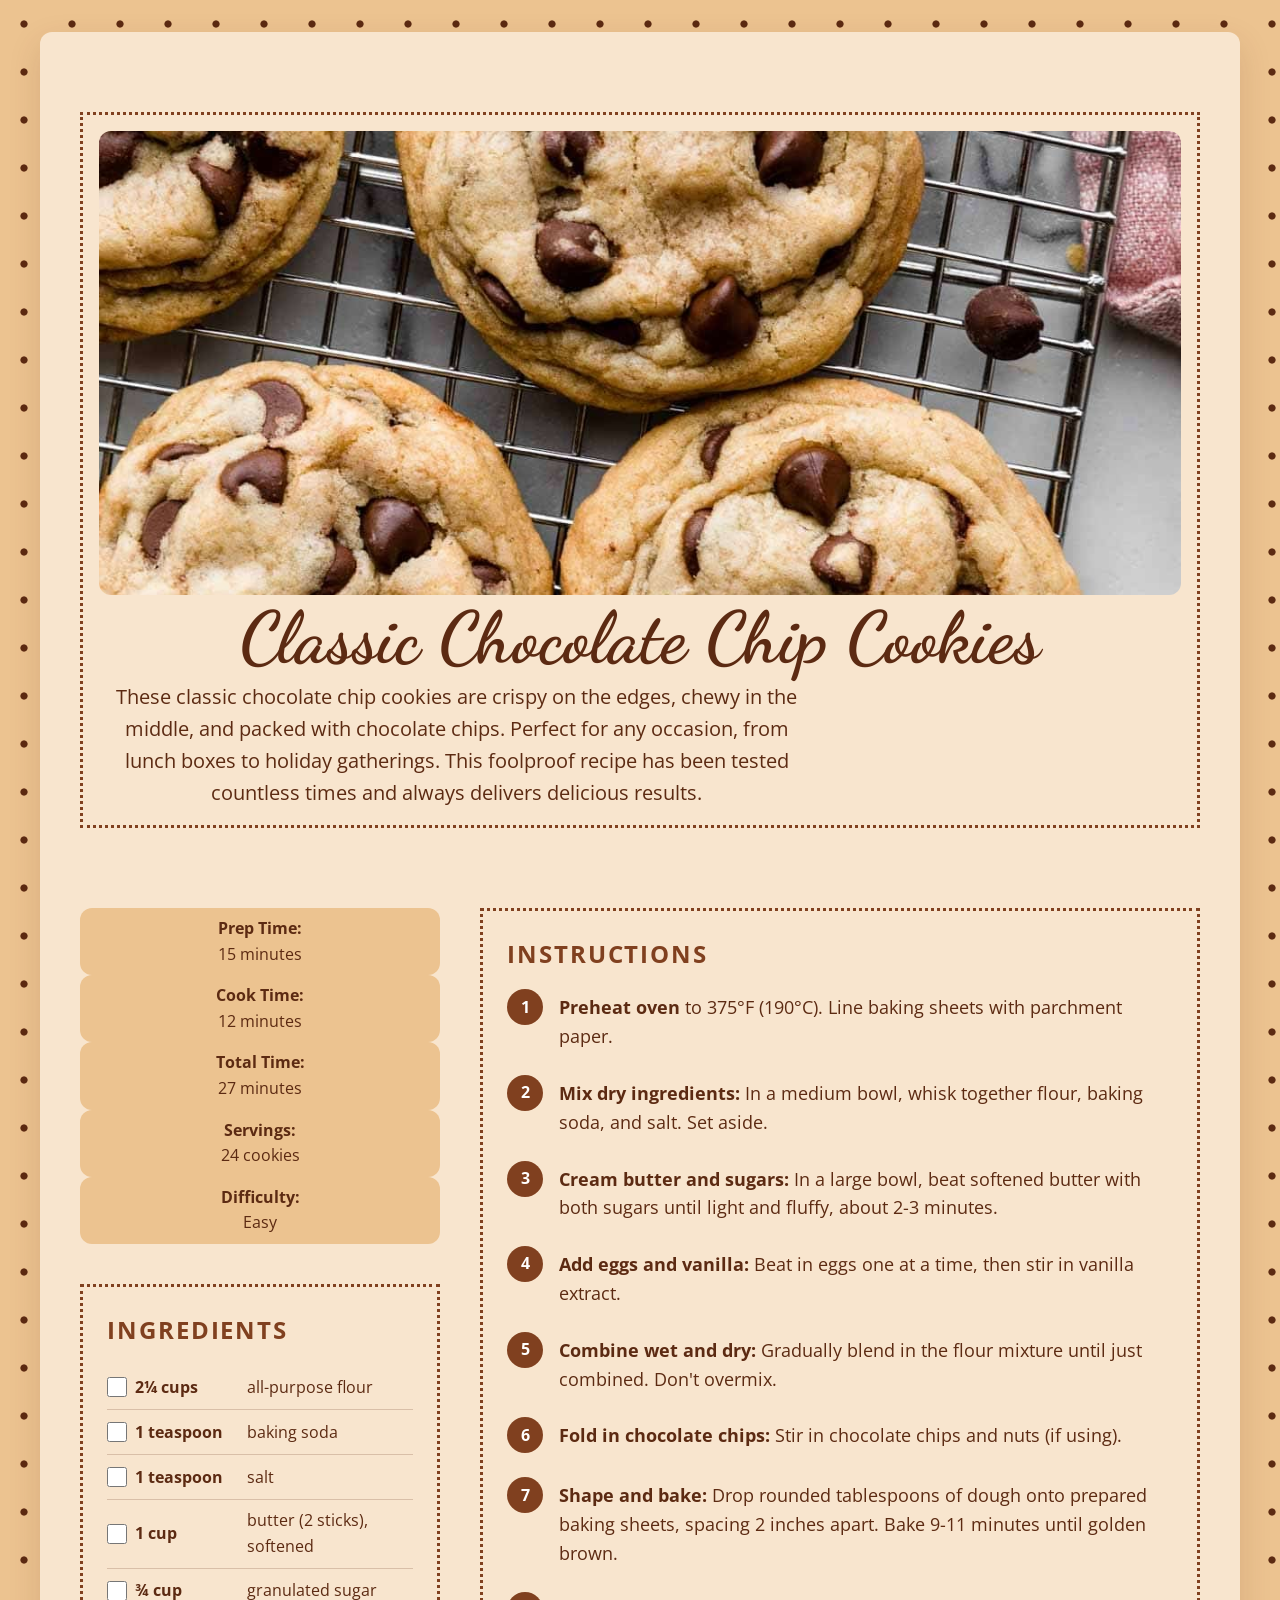
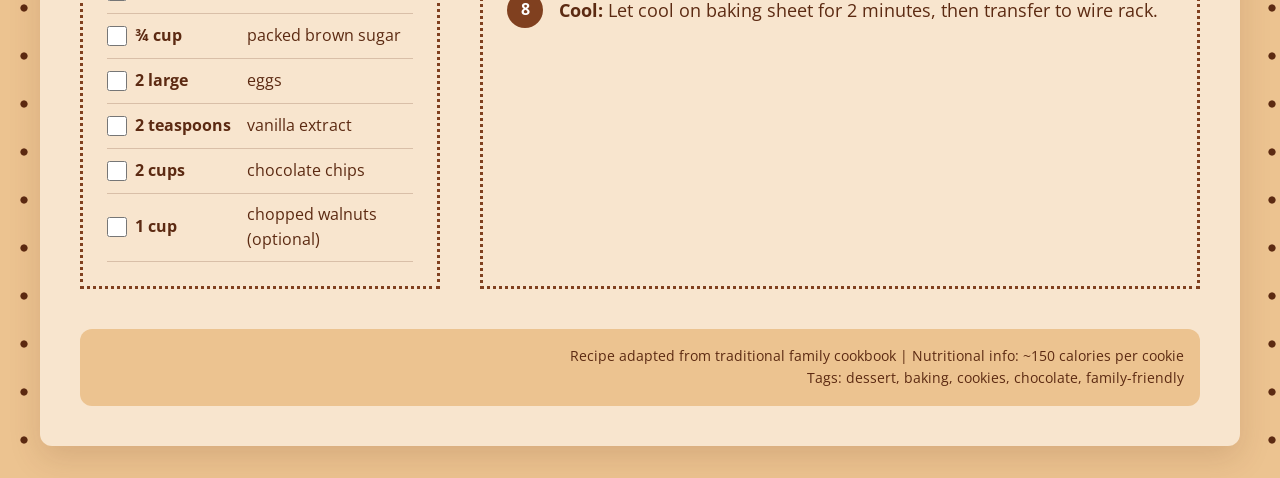
<file: hw_3/index.html>
<!DOCTYPE html>
<html lang="en">
<head>
    <meta charset="UTF-8">
    <meta name="viewport" content="width=device-width, initial-scale=1.0">
    <title>Chocolate Chip Cookie Recipe!</title>
    <link rel="preconnect" href="https://fonts.googleapis.com">
    <link rel="preconnect" href="https://fonts.gstatic.com" crossorigin>
    <link href="https://fonts.googleapis.com/css2?family=Dancing+Script:wght@700&family=Open+Sans:wght@400;600;700&display=swap" rel="stylesheet">
    <link rel="stylesheet" href="style.css"></head>

<body>
    <main class="recipe">
        <div class="recipe-container">
            <!-- Recipe Header Section -->
            <header class="recipe-header">
                <img src="images/classic-chocolate-chip-cookies.jpg" 
                    alt="Golden brown chocolate chip cookies on a cooling rack" 
                    class="recipe-image">
                <h1 class="recipe-title">Classic Chocolate Chip Cookies</h1>
                <!-- Recipe Description -->
                <p class="recipe-description">These classic chocolate chip cookies are crispy on the edges, chewy in the middle, and packed with chocolate chips. Perfect for any occasion, from lunch boxes to holiday gatherings. This foolproof recipe has been tested countless times and always delivers delicious results.</p>
            </header>

            <!-- Recipe Meta Information -->
            <section class="recipe-meta" aria-label="Recipe Details">
                <div class="meta-item">
                    <strong>Prep Time:</strong> 15 minutes
                </div>
                <div class="meta-item">
                    <strong>Cook Time:</strong> 12 minutes
                </div>
                <div class="meta-item">
                    <strong>Total Time:</strong> 27 minutes
                </div>
                <div class="meta-item">
                    <strong>Servings:</strong> 24 cookies
                </div>
                <div class="meta-item">
                    <strong>Difficulty:</strong> Easy
                </div>
            </section>

            <!-- Ingredients Section -->
            <section class="ingredients-section">
                <h2>Ingredients</h2>
                <ul class="ingredients-list" role="list">
                    <li><label><input type="checkbox"> <span class="ingredient-amount">2¼ cups</span> <span>all-purpose flour</span></label></li>
                    <li><label><input type="checkbox"> <span class="ingredient-amount">1 teaspoon</span> <span>baking soda</span></label></li>
                    <li><label><input type="checkbox"> <span class="ingredient-amount">1 teaspoon</span> <span>salt</span></label></li>
                    <li><label><input type="checkbox"> <span class="ingredient-amount">1 cup</span> <span>butter (2 sticks), softened</span></label></li>
                    <li><label><input type="checkbox"> <span class="ingredient-amount">¾ cup</span> <span>granulated sugar</span></label></li>
                    <li><label><input type="checkbox"> <span class="ingredient-amount">¾ cup</span> <span>packed brown sugar</span></label></li>
                    <li><label><input type="checkbox"> <span class="ingredient-amount">2 large</span> <span>eggs</span></label></li>
                    <li><label><input type="checkbox"> <span class="ingredient-amount">2 teaspoons</span> <span>vanilla extract</span></label></li>
                    <li><label><input type="checkbox"> <span class="ingredient-amount">2 cups</span> <span>chocolate chips</span></label></li>
                    <li><label><input type="checkbox"> <span class="ingredient-amount">1 cup</span> <span>chopped walnuts (optional)</span></label></li>
                </ul>
            </section>

            <!-- Instructions Section -->
            <section class="instructions-section">
                <h2>Instructions</h2>
                <ol class="instructions-list" role="list">
                    <li class="instruction-step">
                        <p><strong>Preheat oven</strong> to 375°F (190°C). Line baking sheets with parchment paper.</p>
                    </li>
                    <li class="instruction-step">
                        <p><strong>Mix dry ingredients:</strong> In a medium bowl, whisk together flour, baking soda, and salt. Set aside.</p>
                    </li>
                    <li class="instruction-step">
                        <p><strong>Cream butter and sugars:</strong> In a large bowl, beat softened butter with both sugars until light and fluffy, about 2-3 minutes.</p>  
                    </li>
                    <li class="instruction-step">
                        <p><strong>Add eggs and vanilla:</strong> Beat in eggs one at a time, then stir in vanilla extract.</p>
                    </li>
                    <li class="instruction-step">
                        <p><strong>Combine wet and dry:</strong> Gradually blend in the flour mixture until just combined. Don't overmix.</p>
                    </li>
                    <li class="instruction-step">
                        <p><strong>Fold in chocolate chips:</strong> Stir in chocolate chips and nuts (if using).</p>
                    </li>
                    <li class="instruction-step">
                        <p><strong>Shape and bake:</strong> Drop rounded tablespoons of dough onto prepared baking sheets, spacing 2 inches apart. Bake 9-11 minutes until golden brown.</p>
                    </li>
                    <li class="instruction-step">
                        <p><strong>Cool:</strong> Let cool on baking sheet for 2 minutes, then transfer to wire rack.</p>
                    </li>
                </ol>
            </section>

            <!-- Recipe Footer -->
            <footer class="recipe-footer">
                <p>Recipe adapted from traditional family cookbook | Nutritional info: ~150 calories per cookie</p>
                <p>Tags: dessert, baking, cookies, chocolate, family-friendly</p>
            </footer>
        </div>
        </main>
    </body>
</html>
</file>
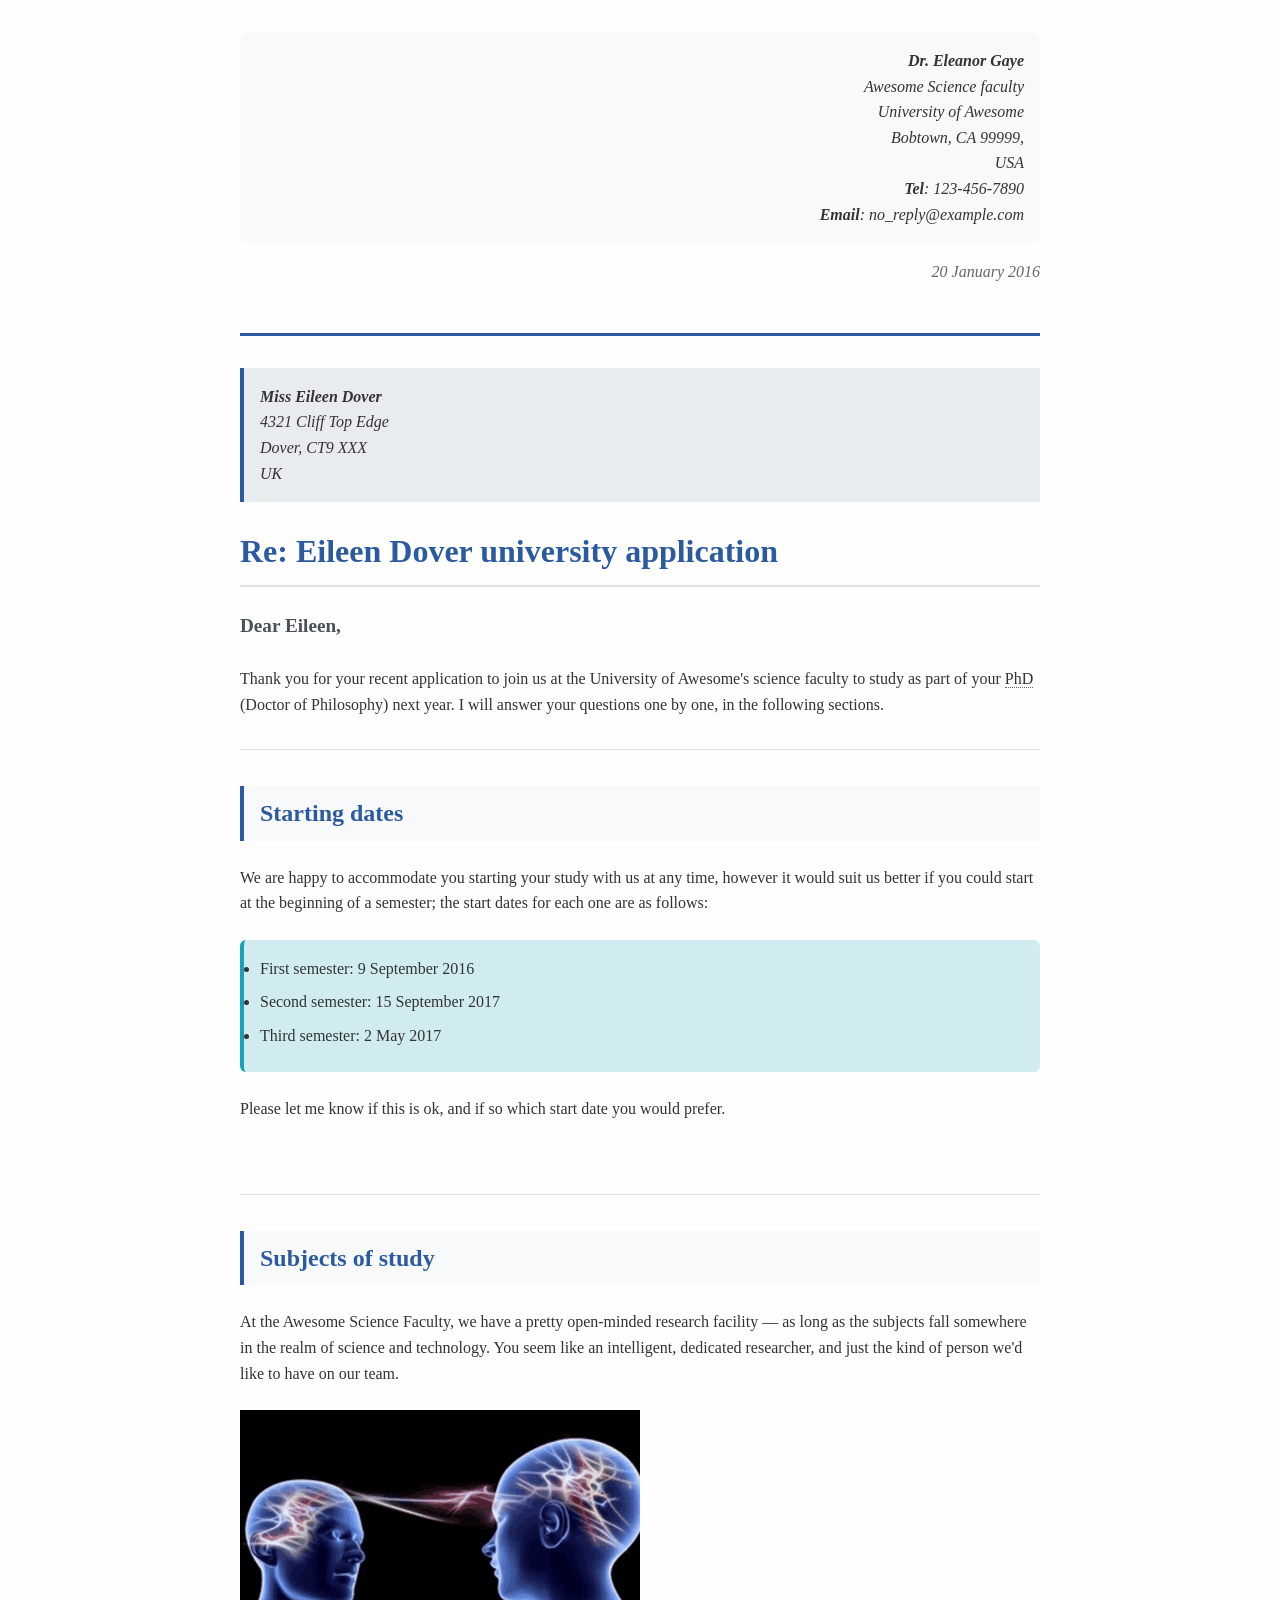
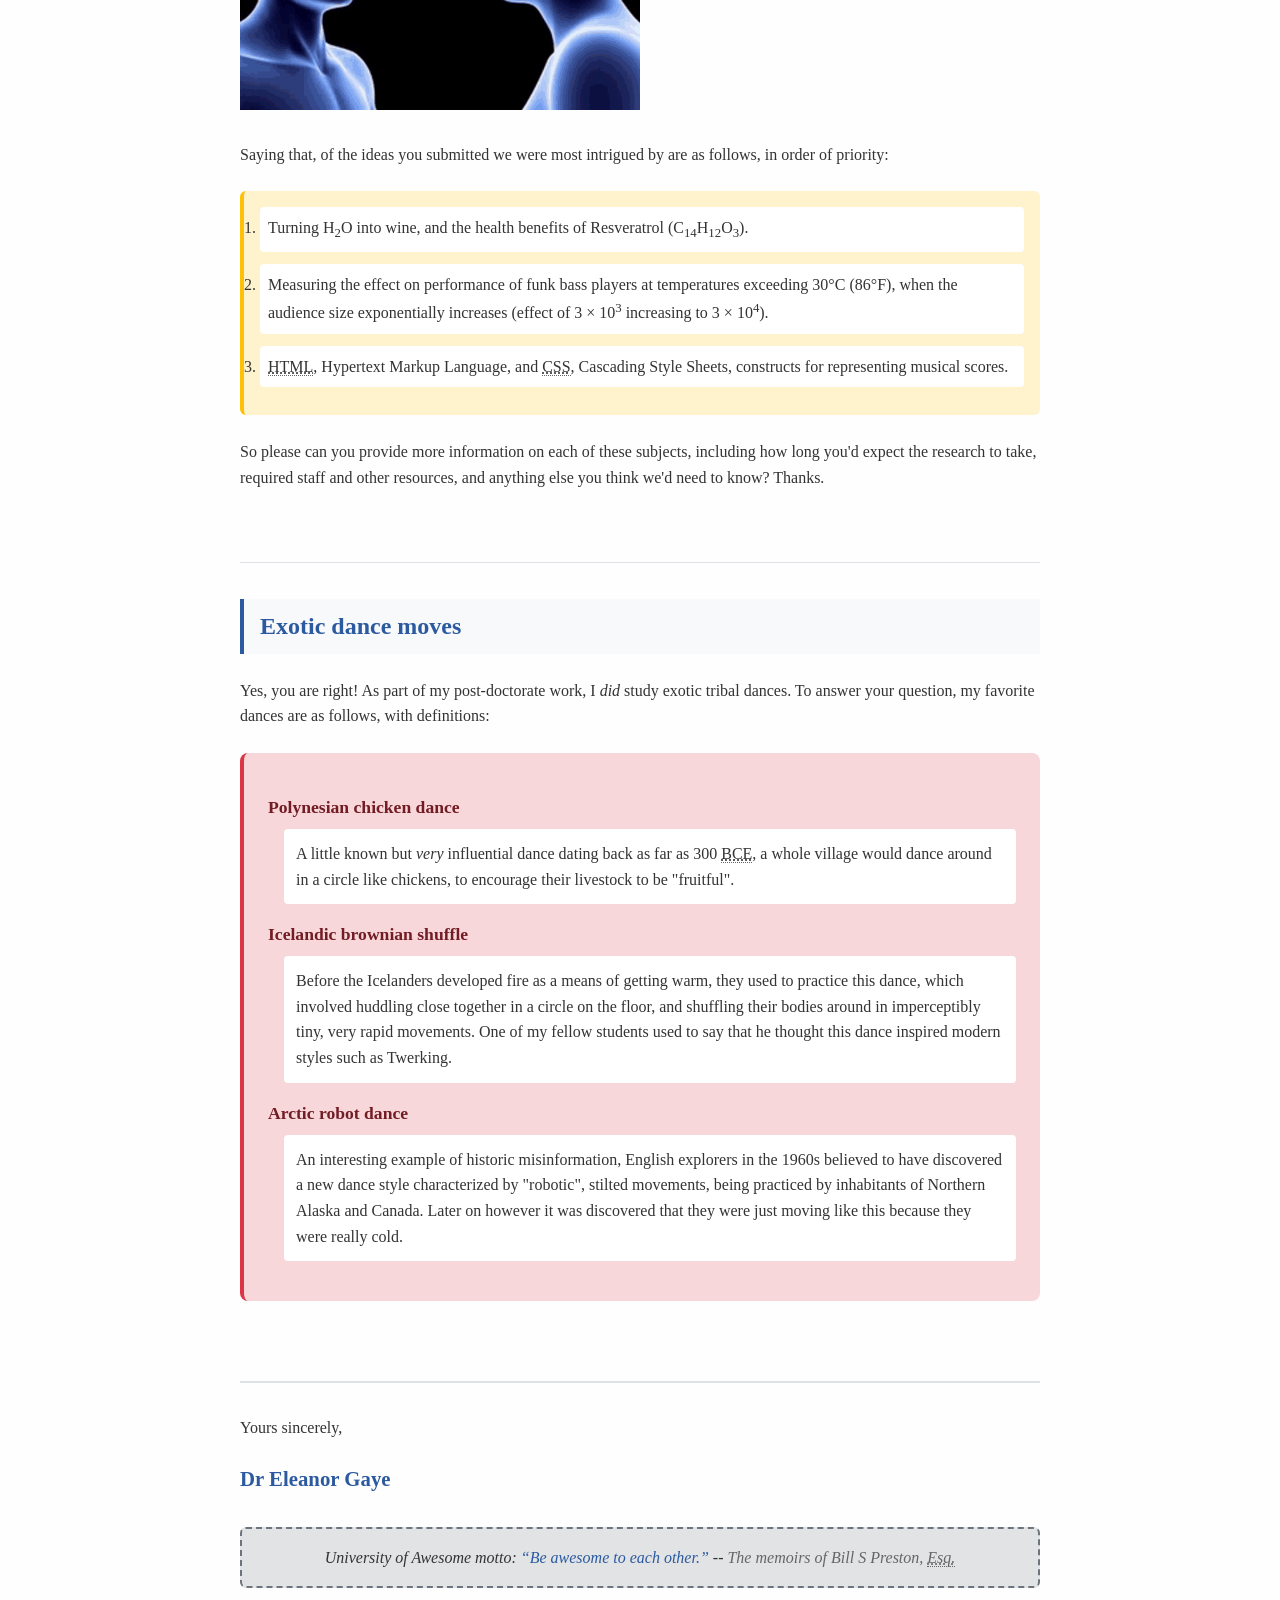
<file: hw_1/tutorial_1.html>
<!doctype html>
<html lang="en-US">

  <head>
    <meta charset="utf-8" />
    <meta name="author" content="Dr. Eleanor Gaye" />
    <title>Awesome science application correspondence</title>
    <link rel="stylesheet" href="tutorial_1_letter_styles.css">
    
  </head>

  <body class="letter-document">
    <div class="letter-header">
      <address class="sender-info">
        <strong>Dr. Eleanor Gaye</strong><br />
        Awesome Science faculty<br />
        University of Awesome<br />
        Bobtown, CA 99999,<br />
        USA<br />
        <strong>Tel</strong>: 123-456-7890<br />
        <strong>Email</strong>: no_reply@example.com
      </address>

    <p class="letter-date">
          <time datetime="2016-01-20">20 January 2016</time>
    </p>
</div>

  <address class="recipient-info">
  <strong>Miss Eileen Dover</strong><br>
  4321 Cliff Top Edge<br>
  Dover, CT9 XXX<br>
  UK</address>

<h1 class="letter-subject">Re: Eileen Dover university application</h1>

<p class="letter-greeting">Dear Eileen,</p>

<p class="letter-paragraph">
    Thank you for your recent application to join us at the University of Awesome's science faculty to study as part of your <abbr class="abbreviation">PhD</abbr> (Doctor of Philosophy) next year. 
    I will answer your questions one by one, in the following sections.
</p>

<div class="content-section">
  <h2 class="section-heading">Starting dates</h2>

  <p class="letter-paragraph">
    We are happy to accommodate you starting your study with us at any time, 
    however it would suit us better if you could start at the beginning of a
    semester; the start dates for each one are as follows:
  </p>

  <ul class="semester-dates">
      <li>
          First semester: <time datetime="2016-09-09">9 September 2016</time>
      </li>
      <li>
          Second semester: <time datetime="2017-01-15">15 September 2017</time>
      </li>
      <li>
          Third semester: <time datetime="2017-05-0">2 May 2017</time>
      </li>
  </ul>

  <p class="letter-paragraph">Please let me know if this is ok, and if so which start date you would prefer.</p>
</div>

<div class="content-section">

  <h2 class="section-heading">Subjects of study</h2>

  <p class="letter-paragraph">
    At the Awesome Science Faculty, we have a pretty open-minded research facility — as long as the subjects fall somewhere in the realm of science and technology. 
    You seem like an intelligent, dedicated researcher, and just the kind of person we'd like to have on our team.
  </p>

  <img src="same-wavelength.png" alt="Same Wavelength" width="400" height="300" />

  <p class="letter-paragraph">Saying that, of the ideas you submitted we were most intrigued by are as follows, in order of priority:</p>

  <ol class="priority-list">
      <li>
          Turning H<sub class="subscript">2</sub>O into wine, and the health benefits of Resveratrol (C<sub class="subscript">14</sub>H<sub class="subscript">12</sub>O<sub class="subscript">3</sub>).
      </li>
      <li>
          Measuring the effect on performance of funk bass players at temperatures exceeding 30°C (86°F), 
          when the audience size exponentially increases 
          (effect of 3 × 10<sup class="superscript">3</sup> increasing to 3 × 10<sup class="superscript">4</sup>).
      </li>
      <li>
          <abbr class="abbreviation" title="Hypertext Markup Language">HTML</abbr>, Hypertext Markup Language, and 
          <abbr class="abbreviation" title="Cascading Style Sheets">CSS</abbr>, Cascading Style Sheets, constructs for representing musical scores.
      </li>
  </ol>   

  <p class="letter-paragraph">
      So please can you provide more information on each of these subjects, including how long you'd expect the research to take, 
      required staff and other resources, and anything else you think we'd need to know? Thanks.
  </p>
</div>

<div class="content-section">
  <h2 class="section-heading">Exotic dance moves</h2>

      <p class="letter-paragraph">
        Yes, you are right! As part of my post-doctorate work, I
        <em>did</em> study exotic tribal dances. To answer your question, my
        favorite dances are as follows, with definitions:
      </p>

      <dl class="dance-definitions">
        <dt class="dance-term">Polynesian chicken dance</dt>
        <dd class="dance-definition">
          A little known but <em>very</em> influential dance dating back as far as
          300 <abbr class="abbreviation" title="Before Common Era">BCE</abbr>, a whole village would
          dance around in a circle like chickens, to encourage their livestock to
          be "fruitful".
        </dd>
        <dt class="dance-term">Icelandic brownian shuffle</dt>
        <dd class="dance-definition">
          Before the Icelanders developed fire as a means of getting warm, they
          used to practice this dance, which involved huddling close together in a
          circle on the floor, and shuffling their bodies around in imperceptibly
          tiny, very rapid movements. One of my fellow students used to say that
          he thought this dance inspired modern styles such as Twerking.
        </dd>
        <dt class="dance-term">Arctic robot dance</dt>
        <dd class="dance-definition">
          An interesting example of historic misinformation, English explorers in
          the 1960s believed to have discovered a new dance style characterized by
          "robotic", stilted movements, being practiced by inhabitants of Northern
          Alaska and Canada. Later on however it was discovered that they were
          just moving like this because they were really cold.
        </dd>
      </dl>
    </div>

    <p class="letter-closing">Yours sincerely,</p>

    <p class="signature">Dr Eleanor Gaye</p>

    <p class="university-motto">
      University of Awesome motto: <q class="closing-phrase inline-quote">Be awesome to each other.</q> --
      <cite class="citation">
        The memoirs of Bill S Preston, <abbr class="abbreviation" title="Esquire">Esq.</abbr></cite >
    </p>
  </body>
</html>
</file>
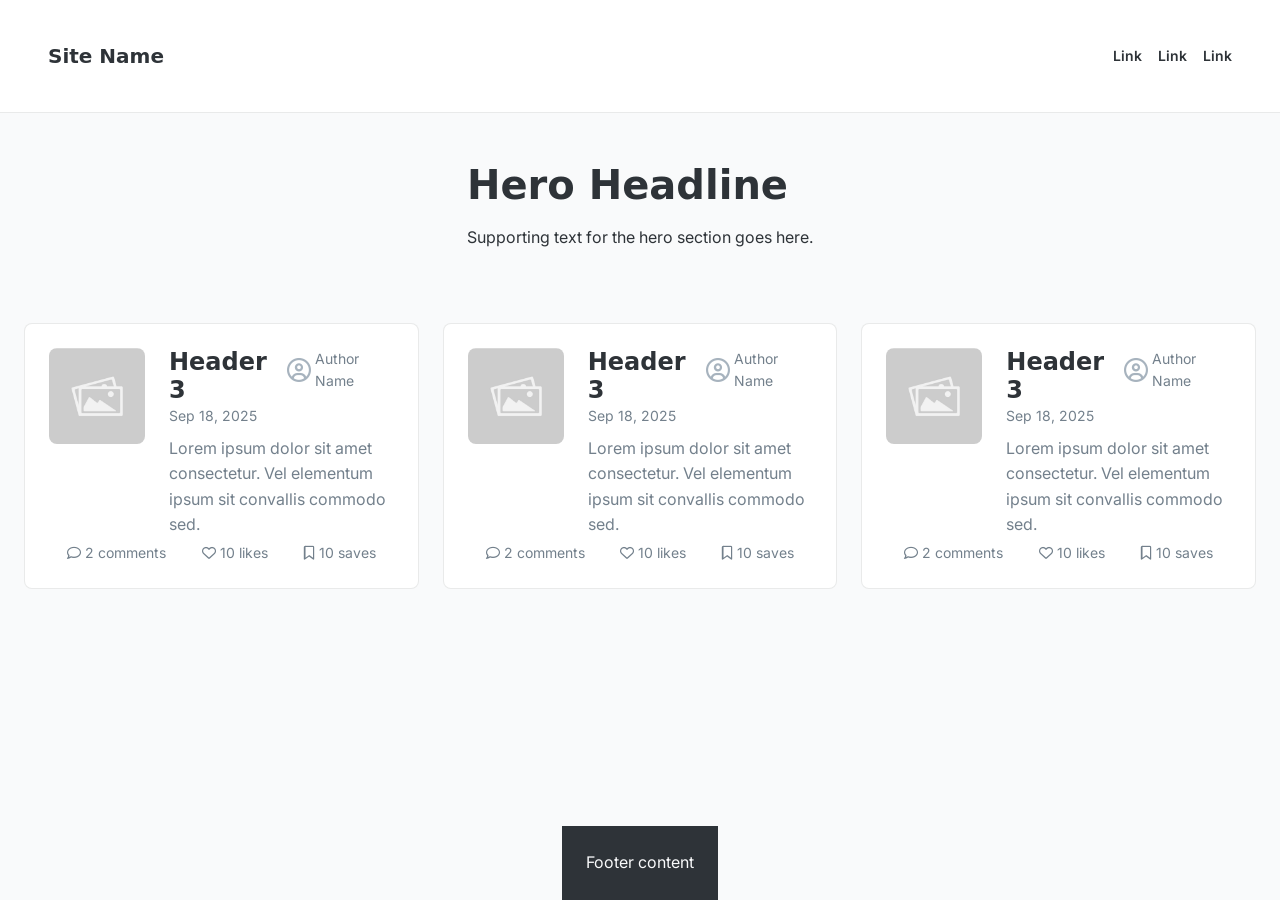
<file: hw_2/tutorial_2.html>
<!DOCTYPE html>
<html lang="en">
<head>
  <meta charset="UTF-8">
  <meta name="viewport" content="width=device-width, initial-scale=1.0">
  <title>Tutorial 3: Grid Layout</title>
  <link rel="stylesheet" href="style.css">
    <link rel="stylesheet" href="https://cdnjs.cloudflare.com/ajax/libs/font-awesome/6.4.2/css/all.min.css">
</head>
<body class="page-layout">
  <header class="site-header">
    <nav class="header-nav">
      <!-- Style this flexible nav component -->
      <span class="logo">Site Name</span>
      <ul class="nav-links">
        <li><a href="#">Link</a></li>
        <li><a href="#">Link</a></li>
        <li><a href="#">Link</a></li>
      </ul>
    </nav>
  </header>
  <main class="hero-section">
    <h1>Hero Headline</h1>
    <p>Supporting text for the hero section goes here.</p>
  </main>

<!-- Body -->
  <section class="list-section">
    <!-- 1 -->
    <div class="list-item">
    <div class="list-top">
        <img src="image_placeholder.png" alt="Placeholder Image" class="list-image">
        <div class="list-content">
          <div class="list-header-row">
            <div class="list-content-left">
              <h2 class="list-header">Header 3</h2>
              <p class="list-date">Sep 18, 2025</p>
            </div>

            <div class="list-content-right">
              <i class="fa-regular fa-circle-user" style="font-size: 1.5rem; color: hsl(210, 15%, 70%);"></i>
              <p class="list-author">Author Name</p>
            </div>
          </div>

          <p class="list-description">Lorem ipsum dolor sit amet consectetur. Vel elementum ipsum sit convallis commodo sed.</p>
        </div>
      </div>

      <div class="list-stat">
        <p class="list-comments"><i class="fa-regular fa-comment"></i> 2 comments</p>
        <p class="list-likes"><i class="fa-regular fa-heart"></i> 10 likes</p>
        <p class="list-saves"><i class="fa-regular fa-bookmark"></i> 10 saves</p>
      </div>
    </div>  

    <!-- 2 -->
    <div class="list-item">
      <div class="list-top">
        <img src="image_placeholder.png" alt="Placeholder Image" class="list-image">
        <div class="list-content">
          <div class="list-header-row">
            <div class="list-content-left">
              <h2 class="list-header">Header 3</h2>
              <p class="list-date">Sep 18, 2025</p>
            </div>

            <div class="list-content-right">
              <i class="fa-regular fa-circle-user" style="font-size: 1.5rem; color: hsl(210, 15%, 70%);"></i>
              <p class="list-author">Author Name</p>
            </div>
          </div>

          <p class="list-description">Lorem ipsum dolor sit amet consectetur. Vel elementum ipsum sit convallis commodo sed.</p>
        </div>
      </div>

      <div class="list-stat">
        <p class="list-comments"><i class="fa-regular fa-comment"></i> 2 comments</p>
        <p class="list-likes"><i class="fa-regular fa-heart"></i> 10 likes</p>
        <p class="list-saves"><i class="fa-regular fa-bookmark"></i> 10 saves</p>
      </div>
    </div>  

    <!-- 3 -->
    <div class="list-item">
      <div class="list-top">
        <img src="image_placeholder.png" alt="Placeholder Image" class="list-image">
        <div class="list-content">
          <div class="list-header-row">
            <div class="list-content-left">
              <h2 class="list-header">Header 3</h2>
              <p class="list-date">Sep 18, 2025</p>
            </div>

            <div class="list-content-right">
              <i class="fa-regular fa-circle-user" style="font-size: 1.5rem; color: hsl(210, 15%, 70%);"></i>
              <p class="list-author">Author Name</p>
            </div>
          </div>

          <p class="list-description">Lorem ipsum dolor sit amet consectetur. Vel elementum ipsum sit convallis commodo sed.</p>
        </div>
      </div>

      <div class="list-stat">
        <p class="list-comments"><i class="fa-regular fa-comment"></i> 2 comments</p>
        <p class="list-likes"><i class="fa-regular fa-heart"></i> 10 likes</p>
        <p class="list-saves"><i class="fa-regular fa-bookmark"></i> 10 saves</p>
      </div>
    </div>  
  </section>

  <!-- Footer -->
  <footer class="site-footer">
    <p>Footer content</p>
  </footer>
</body>
</html>
</file>
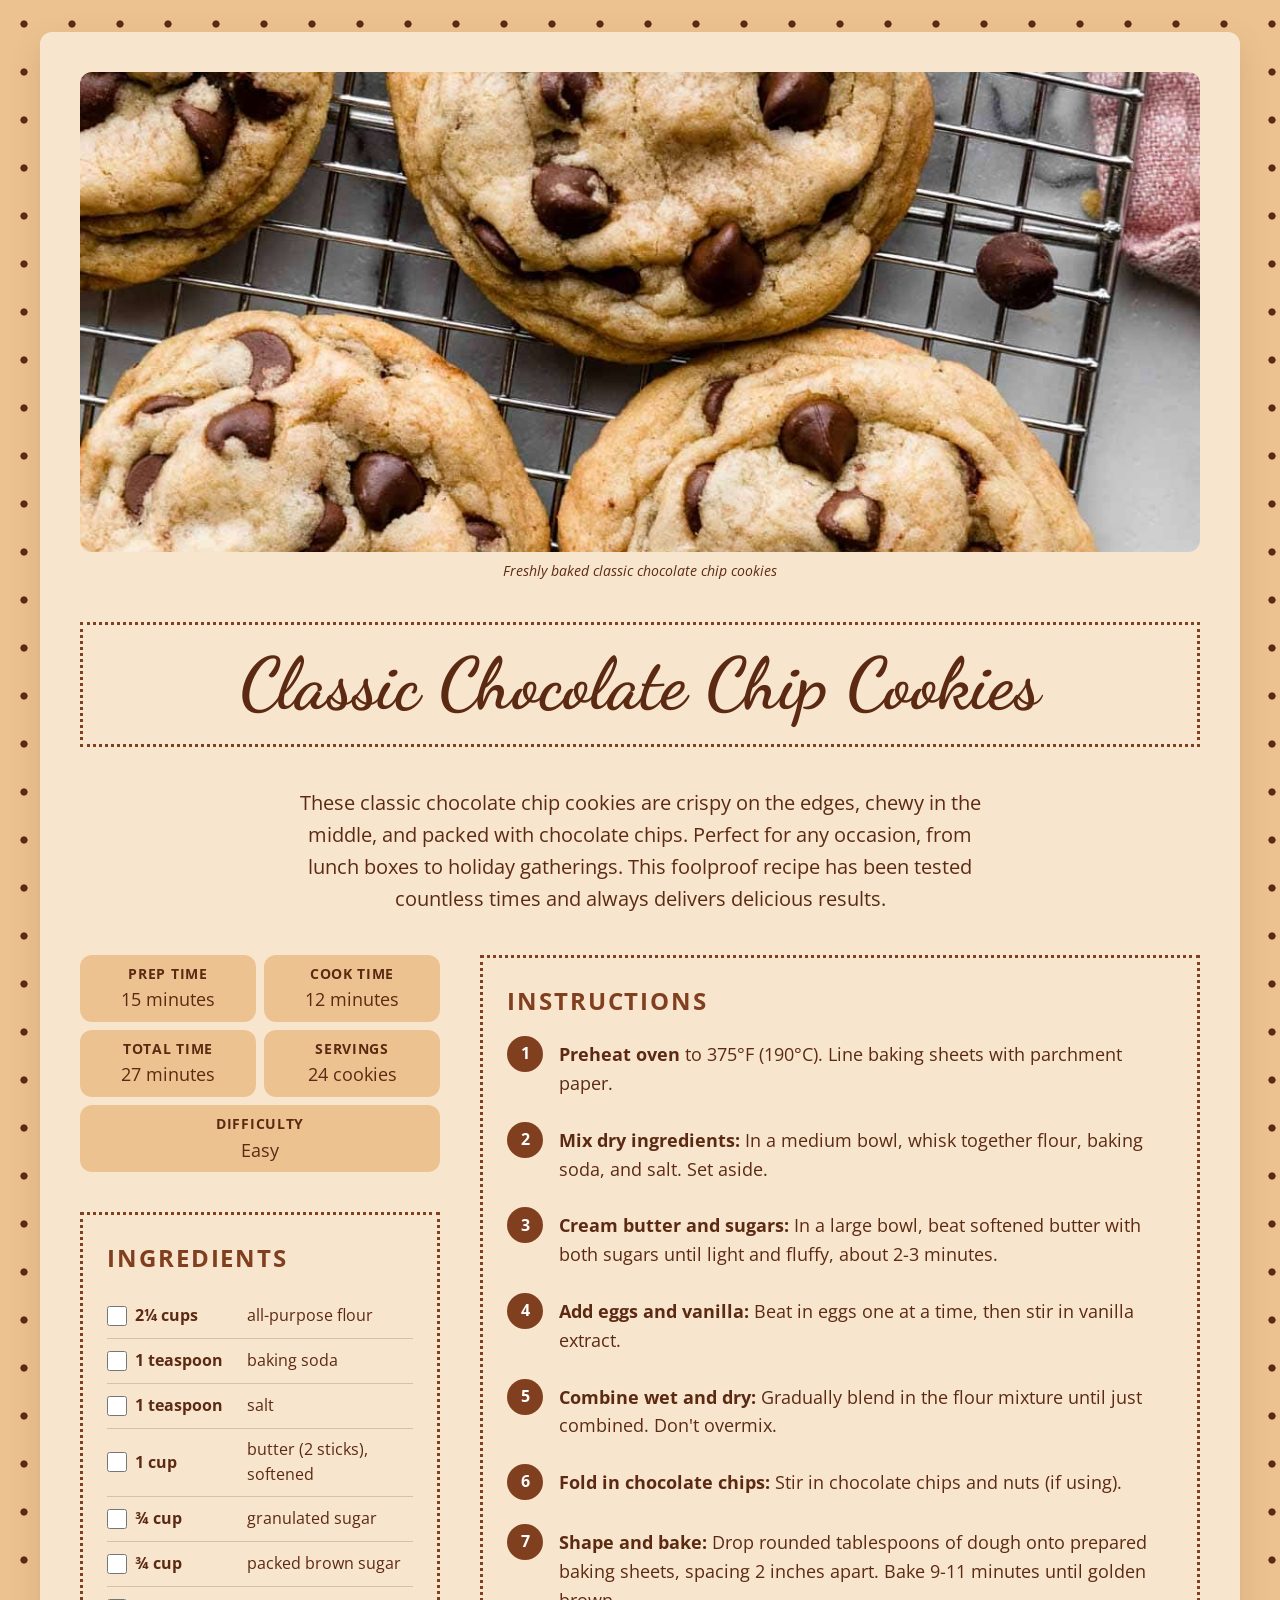
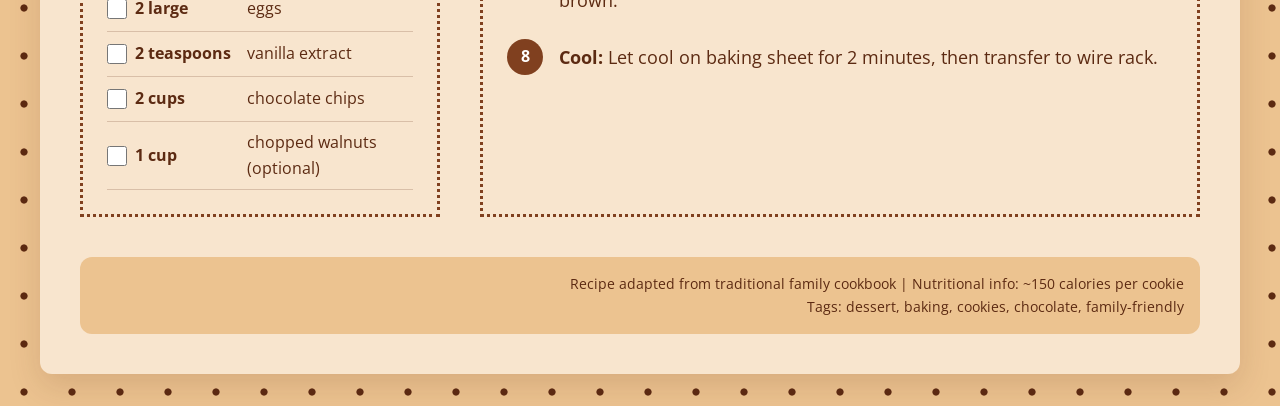
<file: hw_3/tutorial_3.html>
<!DOCTYPE html>
<html lang="en">
<head>
    <meta charset="UTF-8">
    <meta name="viewport" content="width=device-width, initial-scale=1.0">
    <title>Chocolate Chip Cookie Recipe!</title>
    <link rel="preconnect" href="https://fonts.googleapis.com">
    <link rel="preconnect" href="https://fonts.gstatic.com" crossorigin>
    <link href="https://fonts.googleapis.com/css2?family=Dancing+Script:wght@700&family=Open+Sans:wght@400;600;700&display=swap" rel="stylesheet">
    <link rel="stylesheet" href="style.css">
</head>

<body>
    <main class="recipe">
        <article class="recipe-container">

            <!-- Hero Image -->
            <figure class="recipe-image-container">
                <img src="images/classic-chocolate-chip-cookies.jpg"
                    alt="Golden brown chocolate chip cookies on a cooling rack"
                    class="recipe-image">
                <figcaption class="image-caption">Freshly baked classic chocolate chip cookies</figcaption>
            </figure>

            <!-- Recipe Header -->
            <header class="recipe-header">
                <h1 class="recipe-title">Classic Chocolate Chip Cookies</h1>
            </header>

            <!-- Recipe Description -->
            <p class="recipe-description">These classic chocolate chip cookies are crispy on the edges, chewy in the middle, and packed with chocolate chips. 
                Perfect for any occasion, from lunch boxes to holiday gatherings. This foolproof recipe has been tested countless times and always delivers delicious results.</p>

            <!-- Recipe Details -->
            <section class="recipe-meta" aria-label="Recipe details">
                <dl class="meta-list">
                    <div class="meta-item">
                        <dt>Prep Time</dt>
                        <dd>15 minutes</dd>
                    </div>
                    <div class="meta-item">
                        <dt>Cook Time</dt>
                        <dd>12 minutes</dd>
                    </div>
                    <div class="meta-item">
                        <dt>Total Time</dt>
                        <dd>27 minutes</dd>
                    </div>
                    <div class="meta-item">
                        <dt>Servings</dt>
                        <dd>24 cookies</dd>
                    </div>
                    <div class="meta-item">
                        <dt>Difficulty</dt>
                        <dd>Easy</dd>
                    </div>
                </dl>
            </section>

            <!-- Ingredients -->
            <section class="ingredients-section" aria-labelledby="ingredients-heading">
                <h2 id="ingredients-heading">Ingredients</h2>
                <ul class="ingredients-list" role="list">
                    <li><label><input type="checkbox"> <span class="ingredient-amount">2¼ cups</span> <span>all-purpose flour</span></label></li>
                    <li><label><input type="checkbox"> <span class="ingredient-amount">1 teaspoon</span> <span>baking soda</span></label></li>
                    <li><label><input type="checkbox"> <span class="ingredient-amount">1 teaspoon</span> <span>salt</span></label></li>
                    <li><label><input type="checkbox"> <span class="ingredient-amount">1 cup</span> <span>butter (2 sticks), softened</span></label></li>
                    <li><label><input type="checkbox"> <span class="ingredient-amount">¾ cup</span> <span>granulated sugar</span></label></li>
                    <li><label><input type="checkbox"> <span class="ingredient-amount">¾ cup</span> <span>packed brown sugar</span></label></li>
                    <li><label><input type="checkbox"> <span class="ingredient-amount">2 large</span> <span>eggs</span></label></li>
                    <li><label><input type="checkbox"> <span class="ingredient-amount">2 teaspoons</span> <span>vanilla extract</span></label></li>
                    <li><label><input type="checkbox"> <span class="ingredient-amount">2 cups</span> <span>chocolate chips</span></label></li>
                    <li><label><input type="checkbox"> <span class="ingredient-amount">1 cup</span> <span>chopped walnuts (optional)</span></label></li>
                </ul>
            </section>

            <!-- Instructions -->
            <section class="instructions-section" aria-labelledby="instructions-heading">
                <h2 id="instructions-heading">Instructions</h2>
                <ol class="instructions-list" role="list">
                    <li class="instruction-step">
                        <p><strong>Preheat oven</strong> to 375°F (190°C). Line baking sheets with parchment paper.</p>
                    </li>
                    <li class="instruction-step">
                        <p><strong>Mix dry ingredients:</strong> In a medium bowl, whisk together flour, baking soda, and salt. Set aside.</p>
                    </li>
                    <li class="instruction-step">
                        <p><strong>Cream butter and sugars:</strong> In a large bowl, beat softened butter with both sugars until light and fluffy, about 2-3 minutes.</p>
                    </li>
                    <li class="instruction-step">
                        <p><strong>Add eggs and vanilla:</strong> Beat in eggs one at a time, then stir in vanilla extract.</p>
                    </li>
                    <li class="instruction-step">
                        <p><strong>Combine wet and dry:</strong> Gradually blend in the flour mixture until just combined. Don't overmix.</p>
                    </li>
                    <li class="instruction-step">
                        <p><strong>Fold in chocolate chips:</strong> Stir in chocolate chips and nuts (if using).</p>
                    </li>
                    <li class="instruction-step">
                        <p><strong>Shape and bake:</strong> Drop rounded tablespoons of dough onto prepared baking sheets, spacing 2 inches apart. Bake 9-11 minutes until golden brown.</p>
                    </li>
                    <li class="instruction-step">
                        <p><strong>Cool:</strong> Let cool on baking sheet for 2 minutes, then transfer to wire rack.</p>
                    </li>
                </ol>
            </section>

            <!-- Footer -->
            <footer class="recipe-footer">
                <p>Recipe adapted from traditional family cookbook | Nutritional info: ~150 calories per cookie</p>
                <p>Tags: dessert, baking, cookies, chocolate, family-friendly</p>
            </footer>

        </article>
    </main>
</body>
</html>
</file>
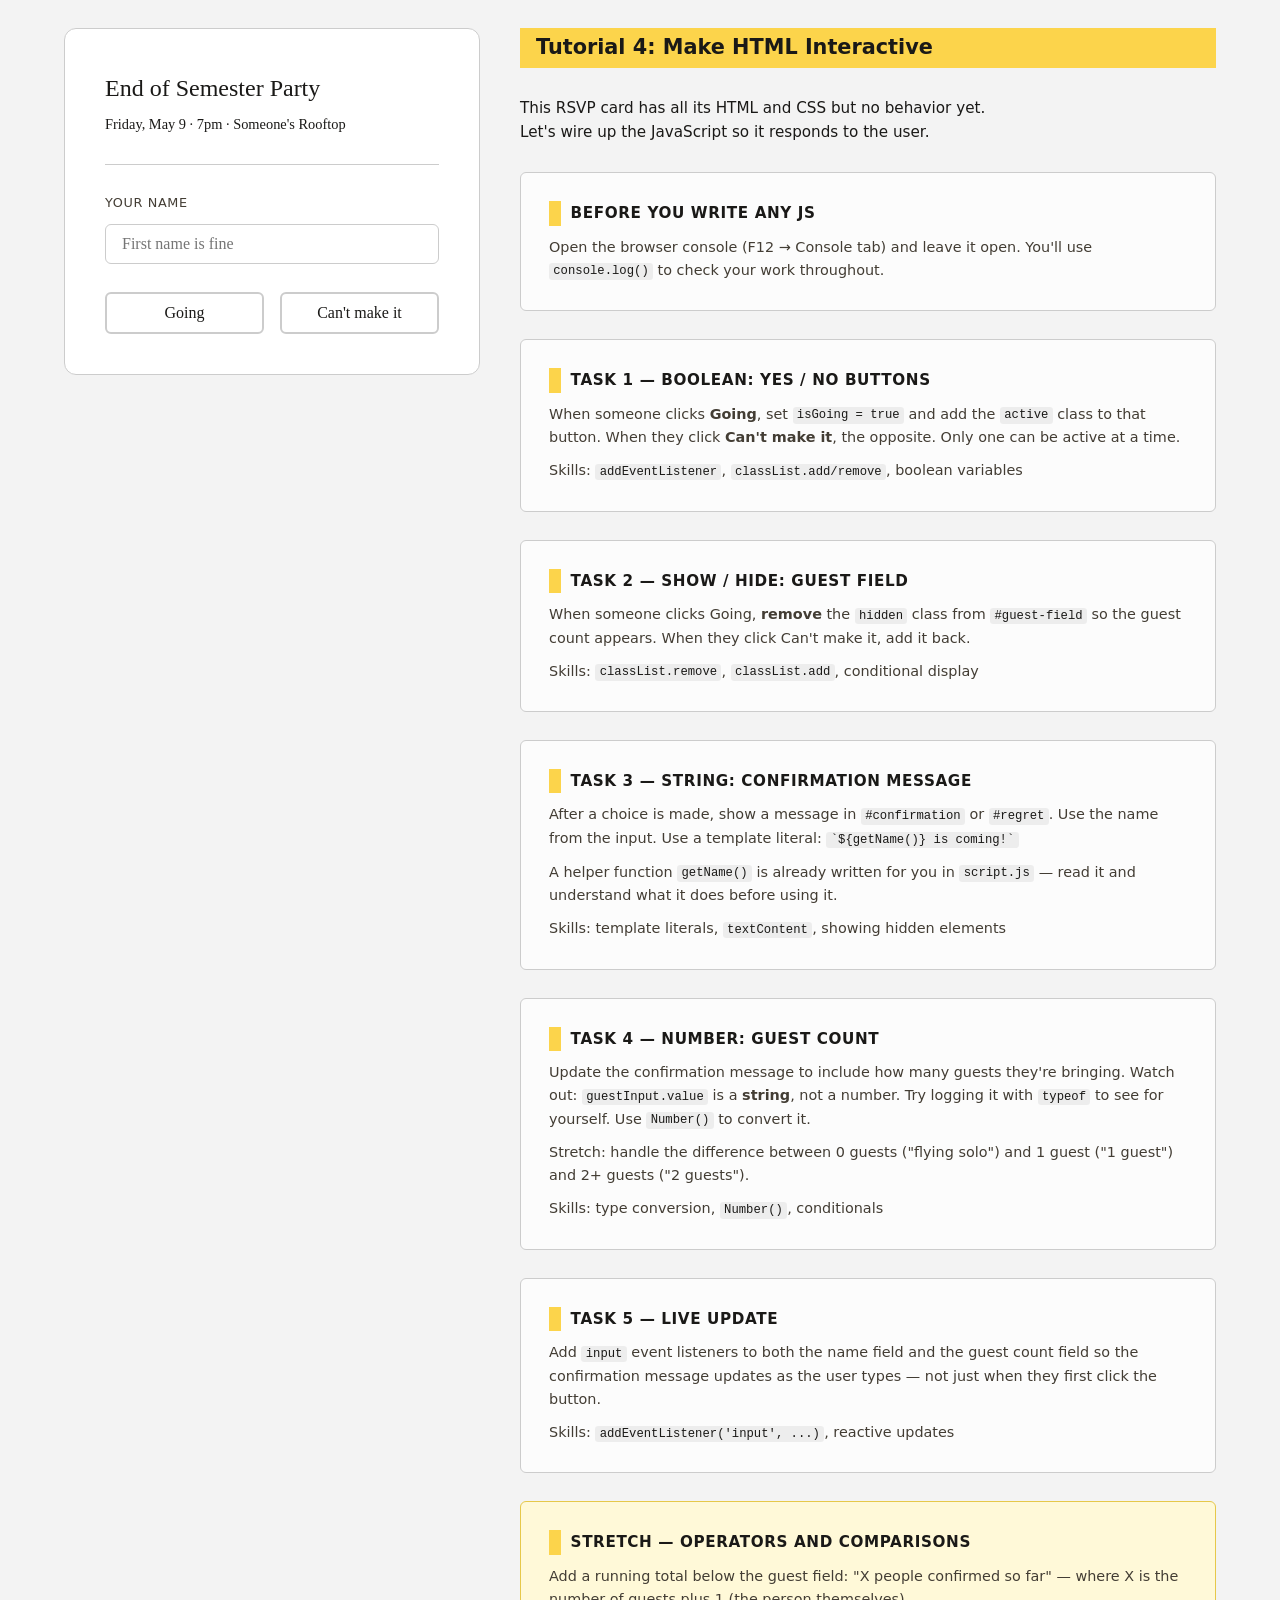
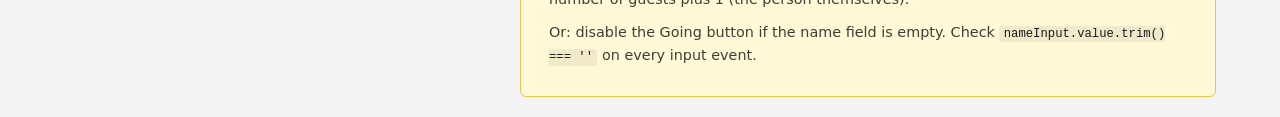
<file: hw_4/tutorial_4.html>
<!DOCTYPE html>
<html lang="en">
<head>
  <meta charset="UTF-8">
  <meta name="viewport" content="width=device-width, initial-scale=1.0">
  <title>Tutorial 4: JavaScript Fundamentals</title>
  <link rel="stylesheet" href="style.css">
</head>
<body>

  <div class="page">

    <!-- ── left: the RSVP card ──────────────────────────────── -->
    <div class="card" id="rsvp-card">

      <div class="event-header">
        <h1 class="event-title">End of Semester Party</h1>
        <p class="event-meta">Friday, May 9 &middot; 7pm &middot; Someone's Rooftop</p>
      </div>

      <!-- string: name -->
      <div class="field">
        <label for="name-input">Your name</label>
        <input type="text" id="name-input" placeholder="First name is fine">
      </div>

      <!-- boolean: going or not -->
      <div class="rsvp-buttons">
        <button class="btn btn-yes" id="btn-yes">Going</button>
        <button class="btn btn-no"  id="btn-no">Can't make it</button>
      </div>

      <!-- number: guest count, hidden until yes -->
      <div class="guest-field hidden" id="guest-field">
        <label for="guest-input">Bringing anyone?</label>
        <input type="number" id="guest-input" value="0" min="0" max="10">
        <!-- 
          Note: type="number" still gives you a STRING from .value
          You have to convert it. We'll see this below.
        -->
      </div>

      <!-- confirmation messages, hidden until a choice is made -->
      <div class="confirmation hidden" id="confirmation"></div>
      <div class="regret     hidden" id="regret"></div>

      <!-- number: people confirmed -->
      <div class="total-confirmed hidden" id="total-confirmed">
        <p id="total"></p>
      </div>
      
    </div>

    <!-- ── right: tasks panel ───────────────────────────────── -->
    <aside class="tasks-panel">

      <h2>Tutorial 4: Make HTML Interactive</h2>
      <p class="intro">
        This RSVP card has all its HTML and CSS but no behavior yet. <br />
        Let's wire up the JavaScript so it responds to the user.
      </p>

      <div class="task-group">
        <h3>Before you write any JS</h3>
        <p>Open the browser console (F12 → Console tab) and leave it open. 
           You'll use <code>console.log()</code> to check your work throughout.</p>
      </div>

      <div class="task-group">
        <h3>Task 1 — Boolean: Yes / No buttons</h3>
        <p>
          When someone clicks <strong>Going</strong>, set <code>isGoing = true</code>
          and add the <code>active</code> class to that button.
          When they click <strong>Can't make it</strong>, the opposite.
          Only one can be active at a time.
        </p>
        <p>Skills: <code>addEventListener</code>, <code>classList.add/remove</code>, boolean variables</p>
      </div>

      <div class="task-group">
        <h3>Task 2 — Show / hide: guest field</h3>
        <p>
          When someone clicks Going, <strong>remove</strong> the <code>hidden</code> class
          from <code>#guest-field</code> so the guest count appears.
          When they click Can't make it, add it back.
        </p>
        <p>Skills: <code>classList.remove</code>, <code>classList.add</code>, conditional display</p>
      </div>

      <div class="task-group">
        <h3>Task 3 — String: confirmation message</h3>
        <p>
          After a choice is made, show a message in <code>#confirmation</code> or 
          <code>#regret</code>. Use the name from the input.
          Use a template literal: <code>`${getName()} is coming!`</code>
        </p>
        <p>
          A helper function <code>getName()</code> is already written for you in 
          <code>script.js</code> — read it and understand what it does before using it.
        </p>
        <p>Skills: template literals, <code>textContent</code>, showing hidden elements</p>
      </div>

      <div class="task-group">
        <h3>Task 4 — Number: guest count</h3>
        <p>
          Update the confirmation message to include how many guests they're bringing.
          Watch out: <code>guestInput.value</code> is a <strong>string</strong>, not a number.
          Try logging it with <code>typeof</code> to see for yourself.
          Use <code>Number()</code> to convert it.
        </p>
        <p>
          Stretch: handle the difference between 0 guests ("flying solo") and 
          1 guest ("1 guest") and 2+ guests ("2 guests").
        </p>
        <p>Skills: type conversion, <code>Number()</code>, conditionals</p>
      </div>

      <div class="task-group">
        <h3>Task 5 — Live update</h3>
        <p>
          Add <code>input</code> event listeners to both the name field and the guest
          count field so the confirmation message updates as the user types —
          not just when they first click the button.
        </p>
        <p>Skills: <code>addEventListener('input', ...)</code>, reactive updates</p>
      </div>

      <div class="task-group task-stretch">
        <h3>Stretch — Operators and comparisons</h3>
        <p>
          Add a running total below the guest field: 
          "X people confirmed so far" — where X is the number of guests plus 1 (the person themselves).
        </p>
        <p>
          Or: disable the Going button if the name field is empty.
          Check <code>nameInput.value.trim() === ''</code> on every input event.
        </p>
      </div>

    </aside>

  </div>

  <script src="script.js"></script>
</body>
</html>
</file>
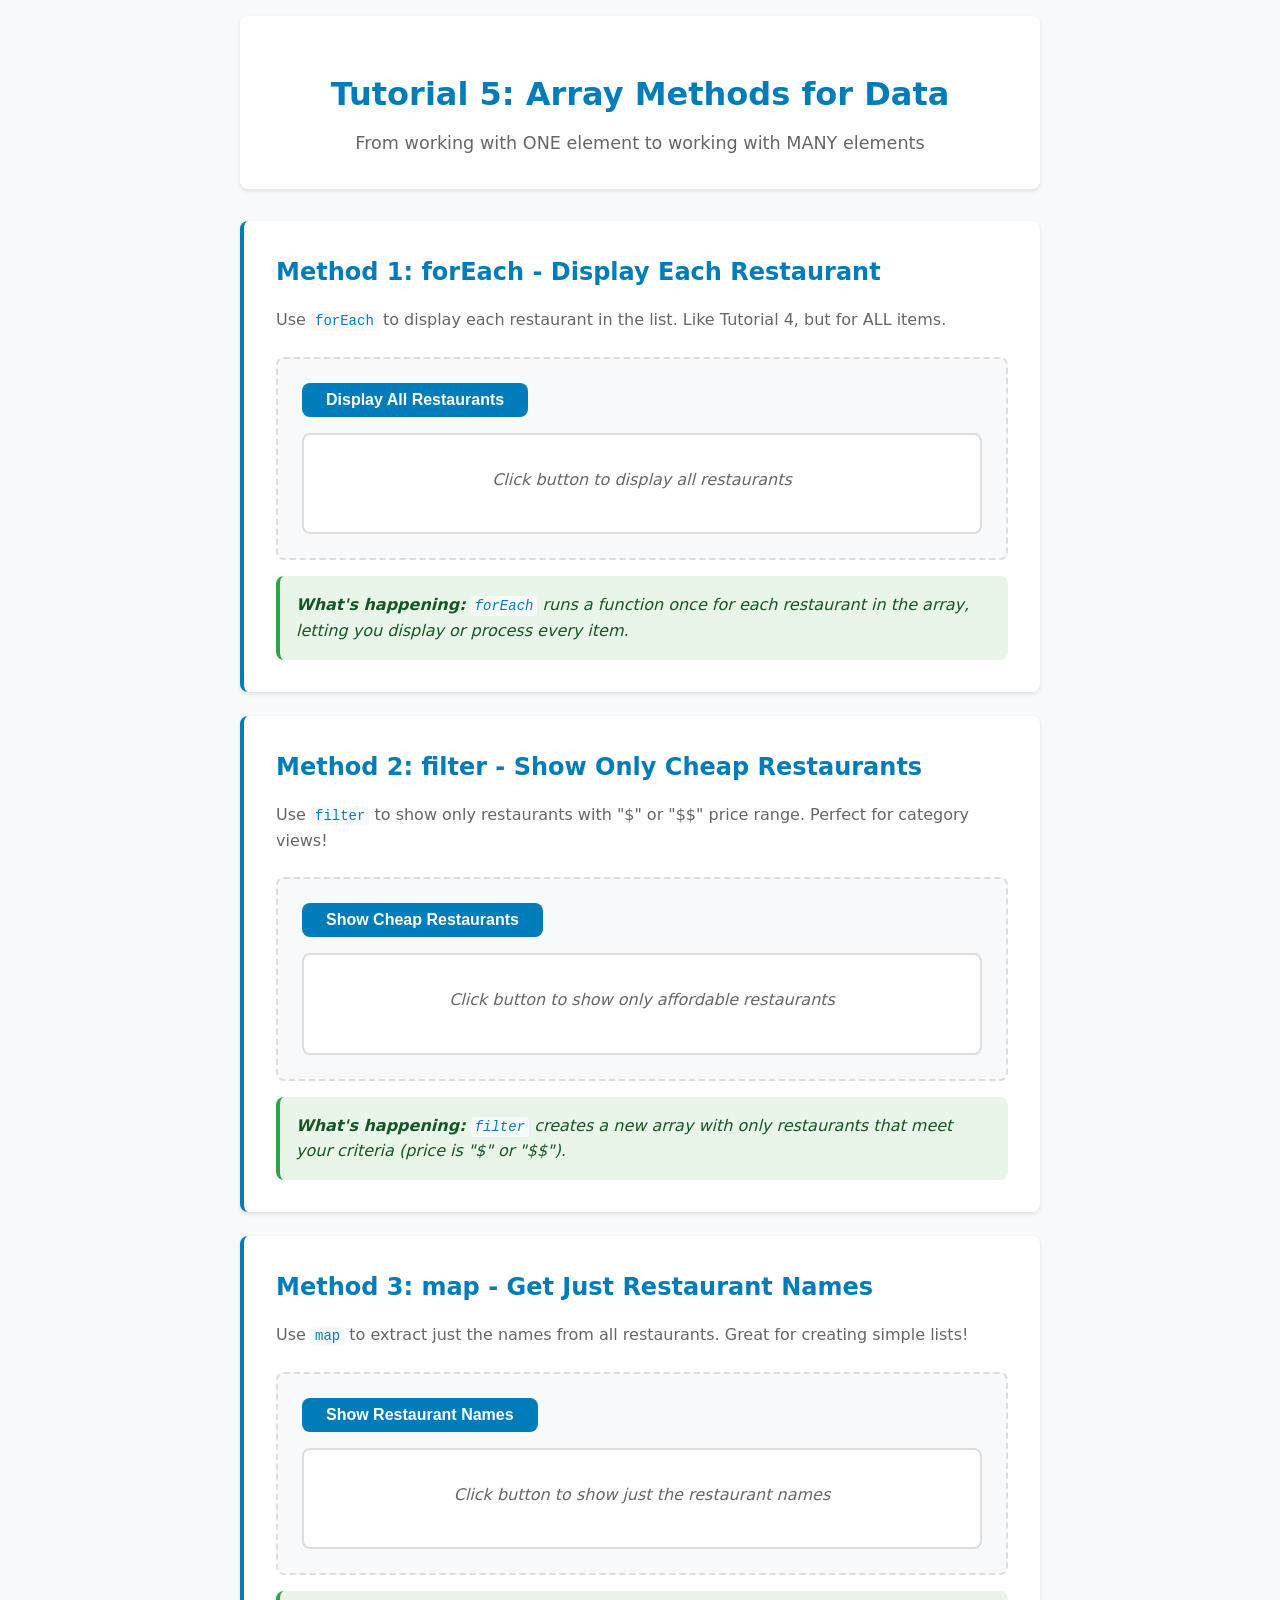
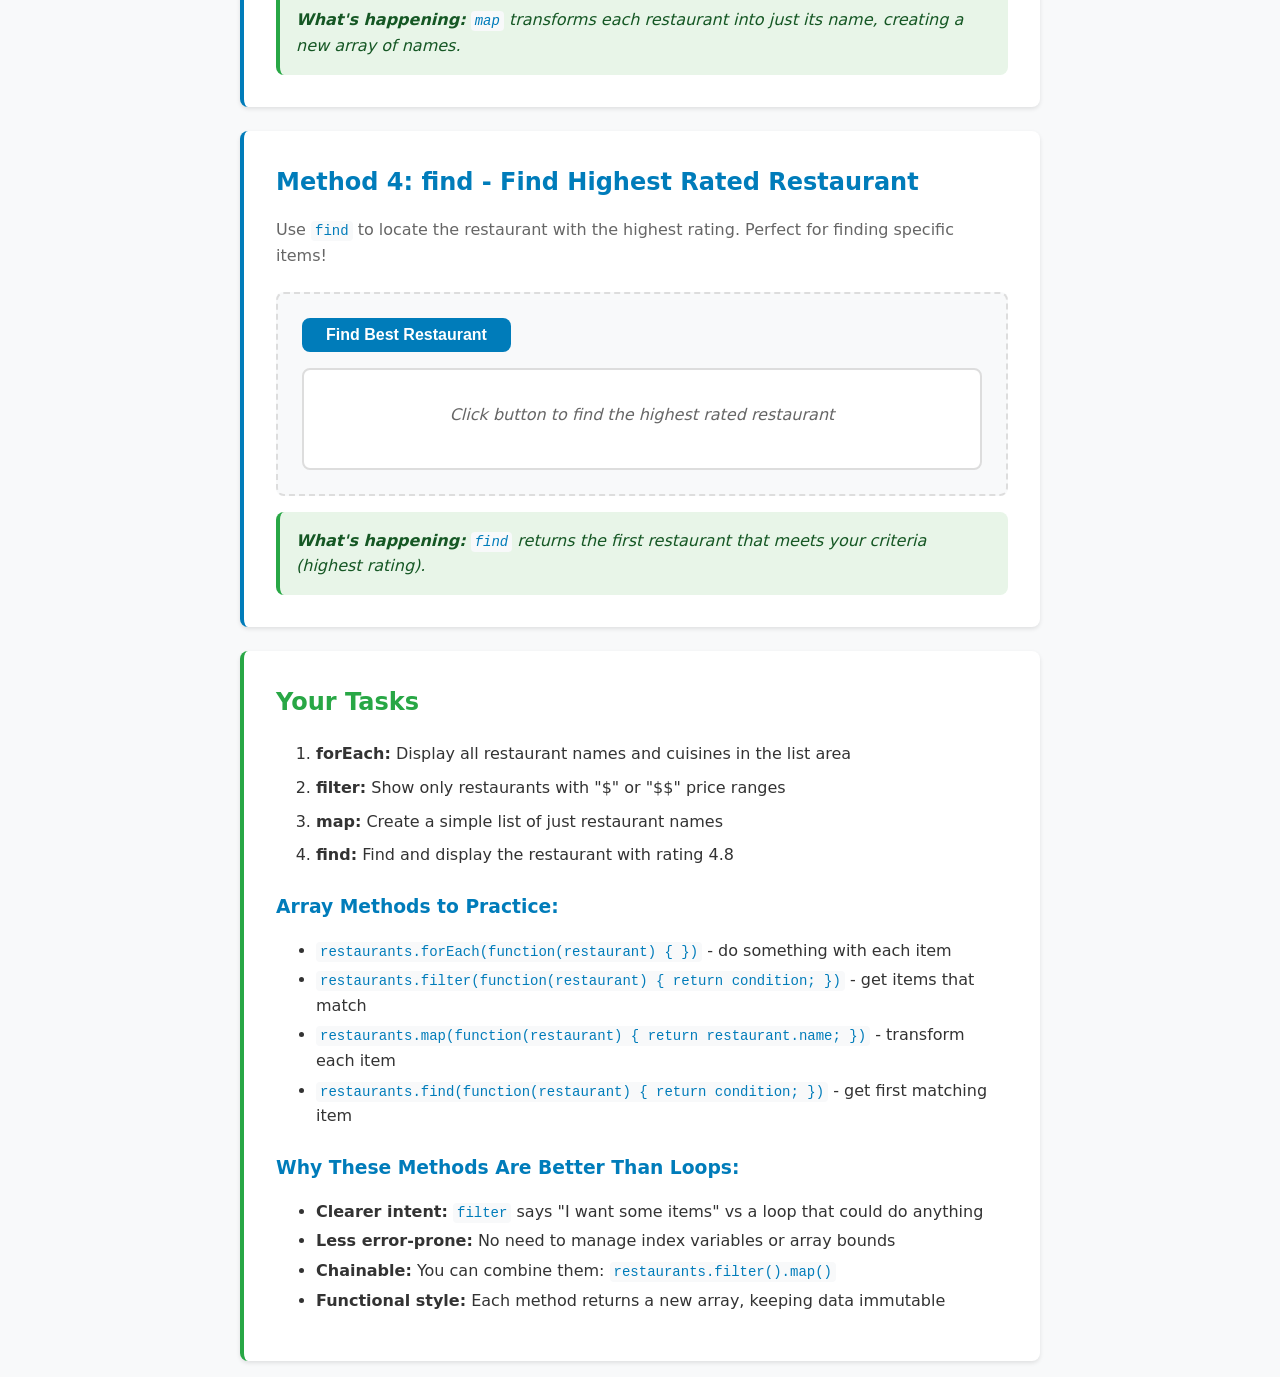
<file: hw_5/tutorial_5.html>
<!DOCTYPE html>
<html lang="en">
<head>
    <meta charset="UTF-8">
    <meta name="viewport" content="width=device-width, initial-scale=1.0">
    <title>Tutorial 5: Array Methods for Data</title>
    <link rel="stylesheet" href="style.css">
</head>
<body>
    <div class="container">
        <header>
            <h1>Tutorial 5: Array Methods for Data</h1>
            <p>From working with ONE element to working with MANY elements</p>
        </header>

        <!-- Method 1: forEach - Do something to each item -->
        <section class="method-section">
            <h2>Method 1: forEach - Display Each Restaurant</h2>
            <p>Use <code>forEach</code> to display each restaurant in the list. Like Tutorial 4, but for ALL items.</p>
            
            <div class="demo-area">
                <button id="display-button" class="method-button">Display All Restaurants</button>
                <div id="restaurant-list" class="result-area">
                    <p class="placeholder">Click button to display all restaurants</p>
                </div>
            </div>
            
            <div class="explanation">
                <p><strong>What's happening:</strong> <code>forEach</code> runs a function once for each restaurant in the array, letting you display or process every item.</p>
            </div>
        </section>

        <!-- Method 2: filter - Show only items that match criteria -->
        <section class="method-section">
            <h2>Method 2: filter - Show Only Cheap Restaurants</h2>
            <p>Use <code>filter</code> to show only restaurants with "$" or "$$" price range. Perfect for category views!</p>
            
            <div class="demo-area">
                <button id="filter-button" class="method-button">Show Cheap Restaurants</button>
                <div id="filtered-list" class="result-area">
                    <p class="placeholder">Click button to show only affordable restaurants</p>
                </div>
            </div>
            
            <div class="explanation">
                <p><strong>What's happening:</strong> <code>filter</code> creates a new array with only restaurants that meet your criteria (price is "$" or "$$").</p>
            </div>
        </section>

        <!-- Method 3: map - Transform data to get specific information -->
        <section class="method-section">
            <h2>Method 3: map - Get Just Restaurant Names</h2>
            <p>Use <code>map</code> to extract just the names from all restaurants. Great for creating simple lists!</p>
            
            <div class="demo-area">
                <button id="map-button" class="method-button">Show Restaurant Names</button>
                <div id="mapped-list" class="result-area">
                    <p class="placeholder">Click button to show just the restaurant names</p>
                </div>
            </div>
            
            <div class="explanation">
                <p><strong>What's happening:</strong> <code>map</code> transforms each restaurant into just its name, creating a new array of names.</p>
            </div>
        </section>

        <!-- Method 4: find - Get one specific item -->
        <section class="method-section">
            <h2>Method 4: find - Find Highest Rated Restaurant</h2>
            <p>Use <code>find</code> to locate the restaurant with the highest rating. Perfect for finding specific items!</p>
            
            <div class="demo-area">
                <button id="find-button" class="method-button">Find Best Restaurant</button>
                <div id="found-item" class="result-area">
                    <p class="placeholder">Click button to find the highest rated restaurant</p>
                </div>
            </div>
            
            <div class="explanation">
                <p><strong>What's happening:</strong> <code>find</code> returns the first restaurant that meets your criteria (highest rating).</p>
            </div>
        </section>

        <!-- Tutorial Instructions -->
        <section class="tutorial-instructions">
            <h2>Your Tasks</h2>
            <ol>
                <li><strong>forEach:</strong> Display all restaurant names and cuisines in the list area</li>
                <li><strong>filter:</strong> Show only restaurants with "$" or "$$" price ranges</li>
                <li><strong>map:</strong> Create a simple list of just restaurant names</li>
                <li><strong>find:</strong> Find and display the restaurant with rating 4.8</li>
            </ol>
            
            <h3>Array Methods to Practice:</h3>
            <ul>
                <li><code>restaurants.forEach(function(restaurant) { })</code> - do something with each item</li>
                <li><code>restaurants.filter(function(restaurant) { return condition; })</code> - get items that match</li>
                <li><code>restaurants.map(function(restaurant) { return restaurant.name; })</code> - transform each item</li>
                <li><code>restaurants.find(function(restaurant) { return condition; })</code> - get first matching item</li>
            </ul>
            
            <h3>Why These Methods Are Better Than Loops:</h3>
            <ul>
                <li><strong>Clearer intent:</strong> <code>filter</code> says "I want some items" vs a loop that could do anything</li>
                <li><strong>Less error-prone:</strong> No need to manage index variables or array bounds</li>
                <li><strong>Chainable:</strong> You can combine them: <code>restaurants.filter().map()</code></li>
                <li><strong>Functional style:</strong> Each method returns a new array, keeping data immutable</li>
            </ul>
        </section>
    </div>

    <script src="script.js" defer></script>
</body>
</html>
</file>
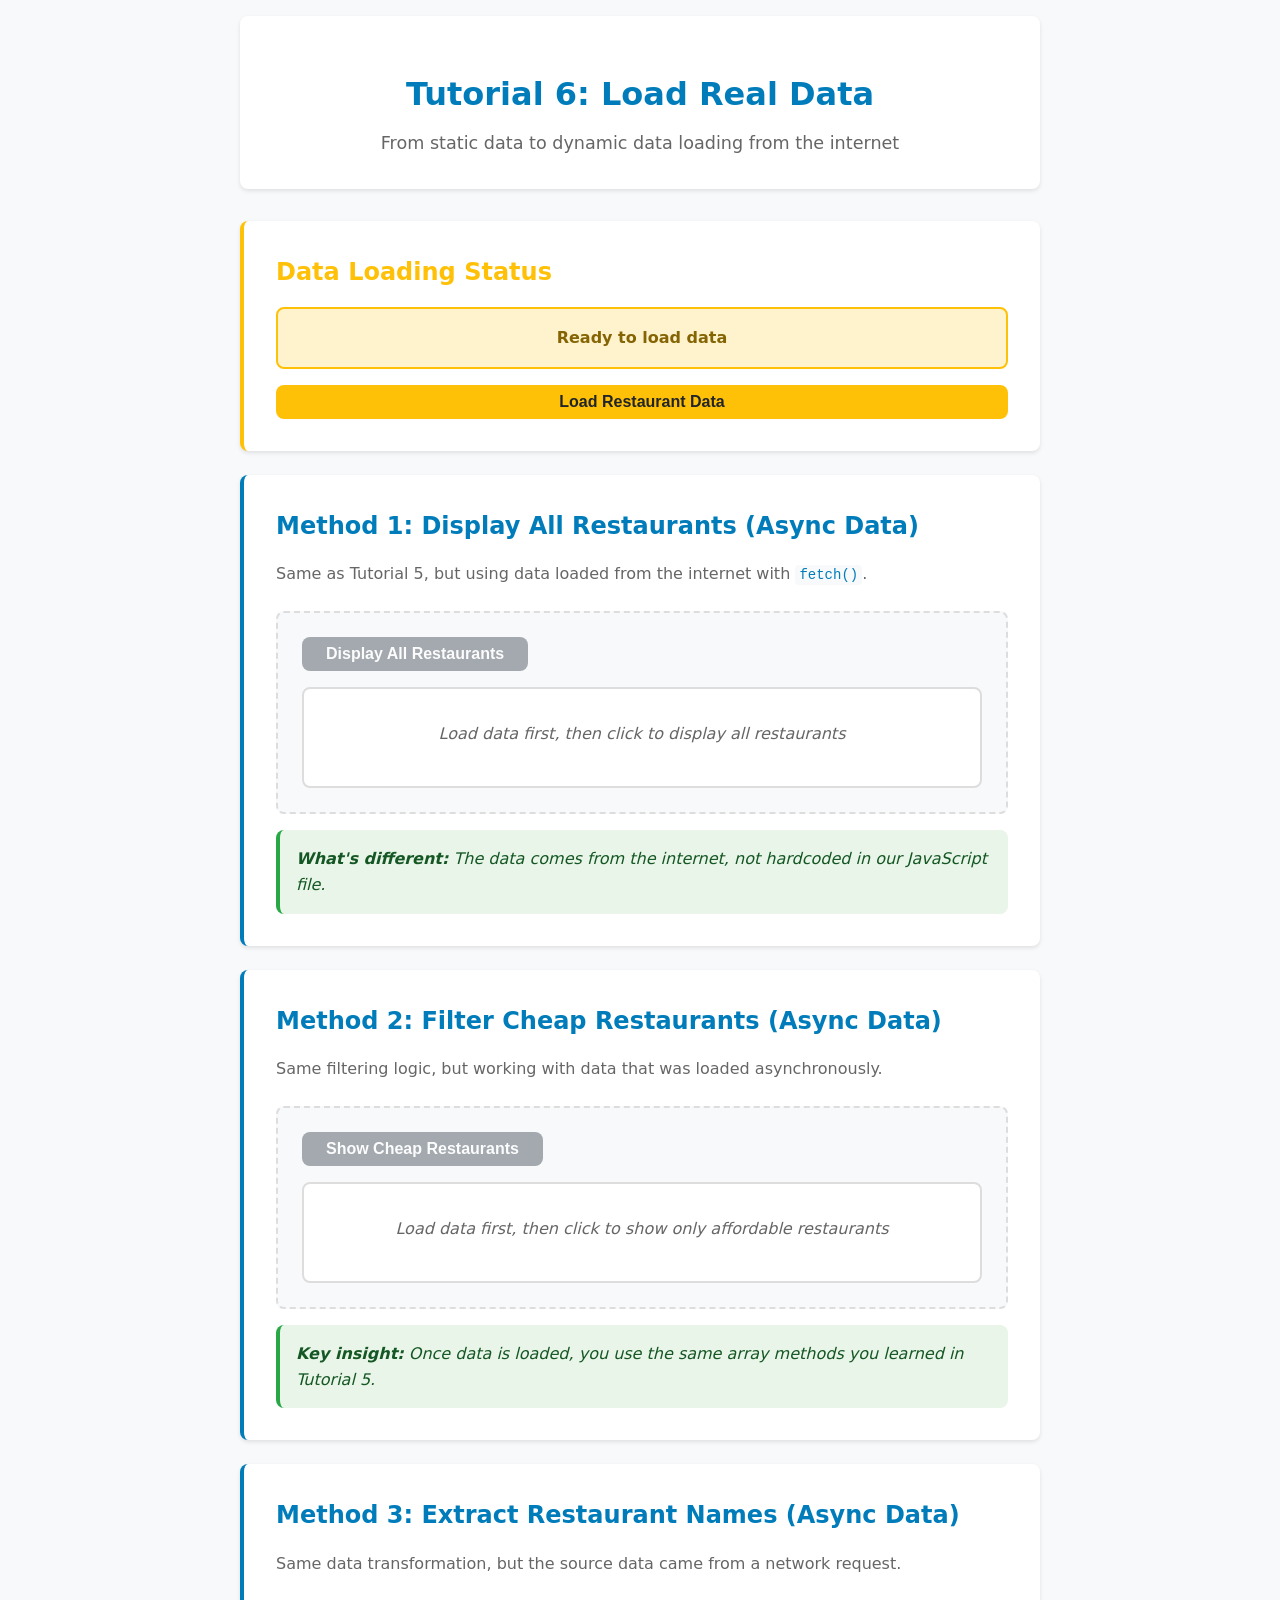
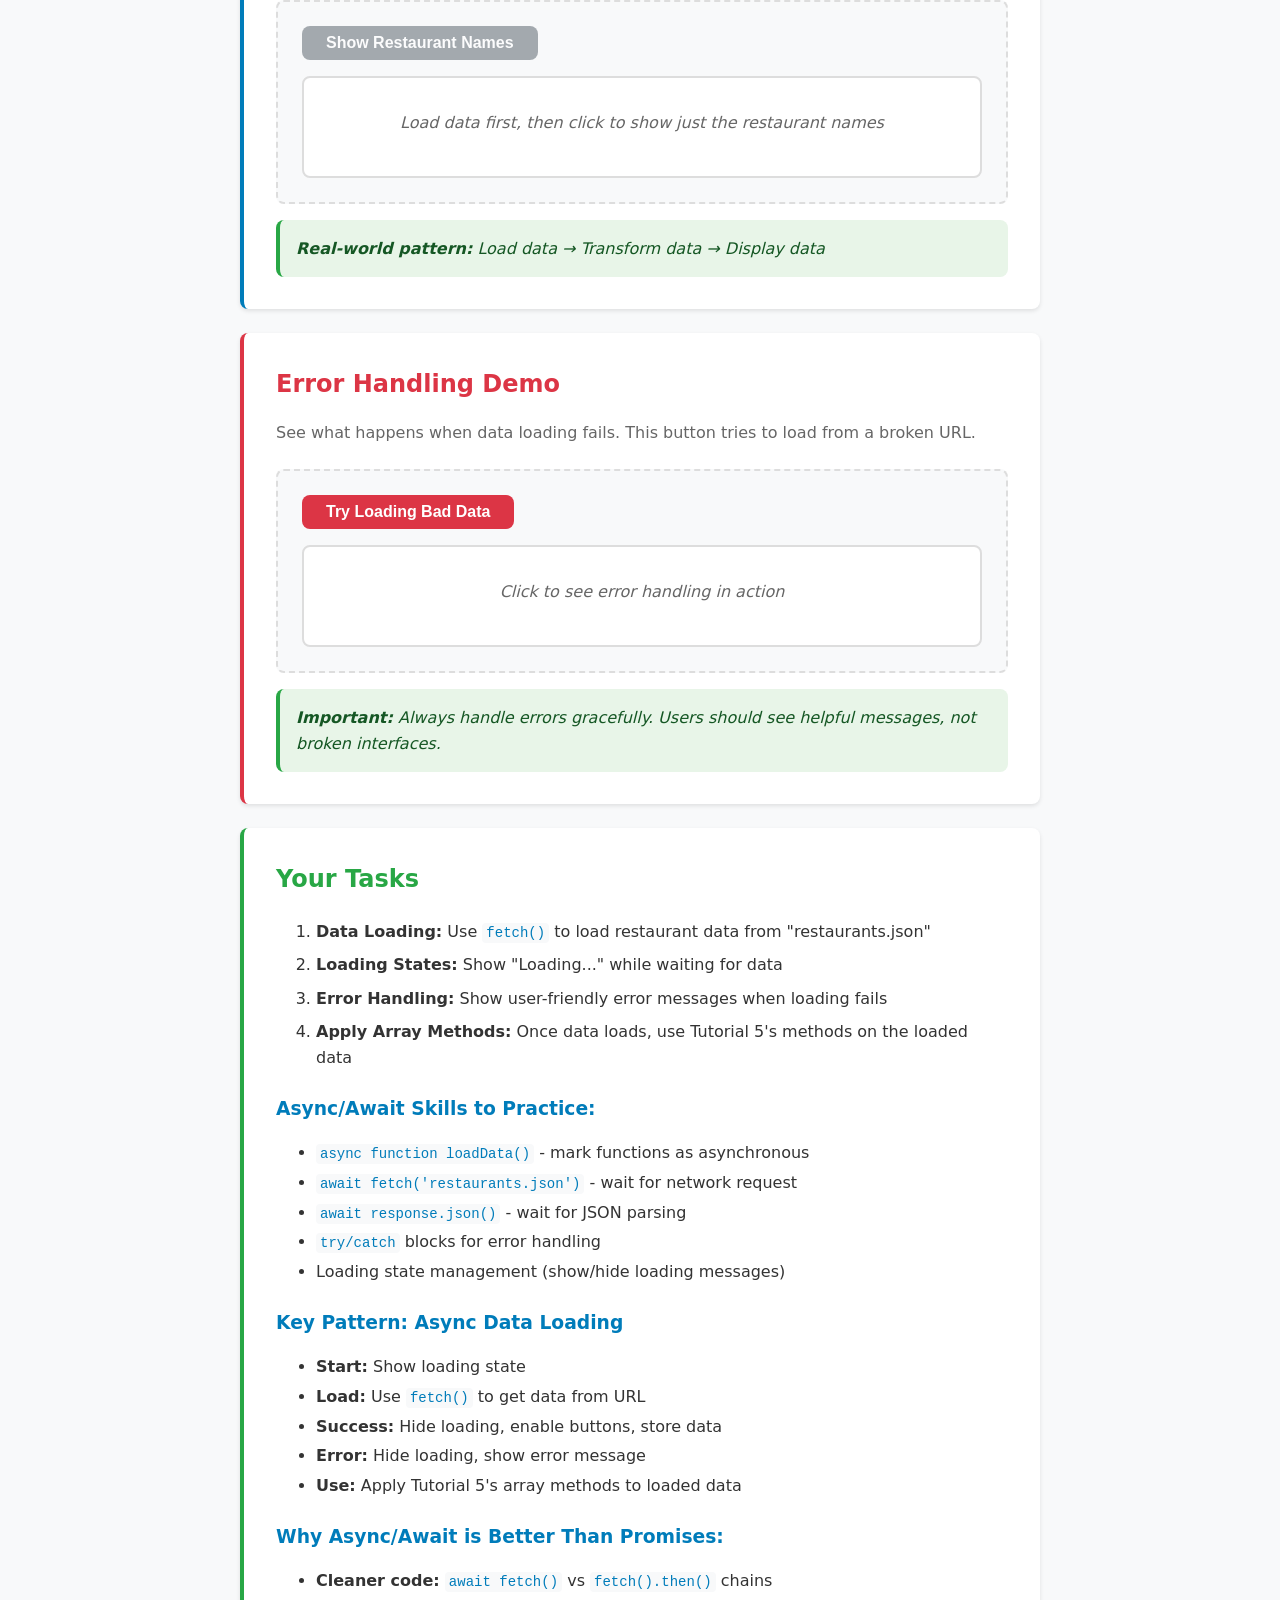
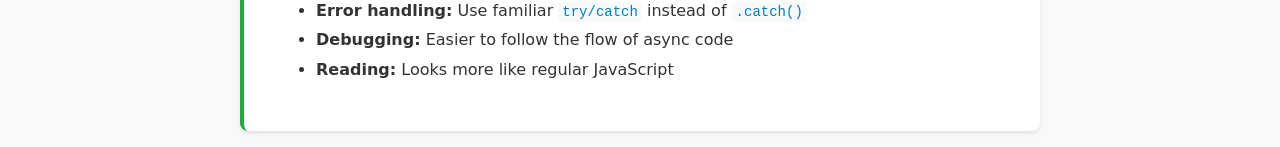
<file: hw_6/tutorial_6.html>
<!DOCTYPE html>
<html lang="en">
<head>
    <meta charset="UTF-8">
    <meta name="viewport" content="width=device-width, initial-scale=1.0">
    <title>Tutorial 6: Load Real Data</title>
    <link rel="stylesheet" href="style.css">
</head>
<body>
    <div class="container">
        <header>
            <h1>Tutorial 6: Load Real Data</h1>
            <p>From static data to dynamic data loading from the internet</p>
        </header>

        <!-- Loading Status Section -->
        <section class="status-section">
            <h2>Data Loading Status</h2>
            <div id="loading-status" class="status-display">
                <p class="status-message">Ready to load data</p>
            </div>
            <button id="load-data-button" class="load-button">Load Restaurant Data</button>
        </section>

        <!-- Same functionality as Tutorial 5, but with async data -->
        
        <!-- Method 1: forEach with loaded data -->
        <section class="method-section">
            <h2>Method 1: Display All Restaurants (Async Data)</h2>
            <p>Same as Tutorial 5, but using data loaded from the internet with <code>fetch()</code>.</p>
            
            <div class="demo-area">
                <button id="display-button" class="method-button" disabled>Display All Restaurants</button>
                <div id="restaurant-list" class="result-area">
                    <p class="placeholder">Load data first, then click to display all restaurants</p>
                </div>
            </div>
            
            <div class="explanation">
                <p><strong>What's different:</strong> The data comes from the internet, not hardcoded in our JavaScript file.</p>
            </div>
        </section>

        <!-- Method 2: filter with loaded data -->
        <section class="method-section">
            <h2>Method 2: Filter Cheap Restaurants (Async Data)</h2>
            <p>Same filtering logic, but working with data that was loaded asynchronously.</p>
            
            <div class="demo-area">
                <button id="filter-button" class="method-button" disabled>Show Cheap Restaurants</button>
                <div id="filtered-list" class="result-area">
                    <p class="placeholder">Load data first, then click to show only affordable restaurants</p>
                </div>
            </div>
            
            <div class="explanation">
                <p><strong>Key insight:</strong> Once data is loaded, you use the same array methods you learned in Tutorial 5.</p>
            </div>
        </section>

        <!-- Method 3: map with loaded data -->
        <section class="method-section">
            <h2>Method 3: Extract Restaurant Names (Async Data)</h2>
            <p>Same data transformation, but the source data came from a network request.</p>
            
            <div class="demo-area">
                <button id="map-button" class="method-button" disabled>Show Restaurant Names</button>
                <div id="mapped-list" class="result-area">
                    <p class="placeholder">Load data first, then click to show just the restaurant names</p>
                </div>
            </div>
            
            <div class="explanation">
                <p><strong>Real-world pattern:</strong> Load data → Transform data → Display data</p>
            </div>
        </section>

        <!-- Error Handling Demo -->
        <section class="method-section error-demo">
            <h2>Error Handling Demo</h2>
            <p>See what happens when data loading fails. This button tries to load from a broken URL.</p>
            
            <div class="demo-area">
                <button id="error-button" class="error-button">Try Loading Bad Data</button>
                <div id="error-display" class="result-area">
                    <p class="placeholder">Click to see error handling in action</p>
                </div>
            </div>
            
            <div class="explanation">
                <p><strong>Important:</strong> Always handle errors gracefully. Users should see helpful messages, not broken interfaces.</p>
            </div>
        </section>

        <!-- Tutorial Instructions -->
        <section class="tutorial-instructions">
            <h2>Your Tasks</h2>
            <ol>
                <li><strong>Data Loading:</strong> Use <code>fetch()</code> to load restaurant data from "restaurants.json"</li>
                <li><strong>Loading States:</strong> Show "Loading..." while waiting for data</li>
                <li><strong>Error Handling:</strong> Show user-friendly error messages when loading fails</li>
                <li><strong>Apply Array Methods:</strong> Once data loads, use Tutorial 5's methods on the loaded data</li>
            </ol>
            
            <h3>Async/Await Skills to Practice:</h3>
            <ul>
                <li><code>async function loadData()</code> - mark functions as asynchronous</li>
                <li><code>await fetch('restaurants.json')</code> - wait for network request</li>
                <li><code>await response.json()</code> - wait for JSON parsing</li>
                <li><code>try/catch</code> blocks for error handling</li>
                <li>Loading state management (show/hide loading messages)</li>
            </ul>
            
            <h3>Key Pattern: Async Data Loading</h3>
            <ul>
                <li><strong>Start:</strong> Show loading state</li>
                <li><strong>Load:</strong> Use <code>fetch()</code> to get data from URL</li>
                <li><strong>Success:</strong> Hide loading, enable buttons, store data</li>
                <li><strong>Error:</strong> Hide loading, show error message</li>
                <li><strong>Use:</strong> Apply Tutorial 5's array methods to loaded data</li>
            </ul>
            
            <h3>Why Async/Await is Better Than Promises:</h3>
            <ul>
                <li><strong>Cleaner code:</strong> <code>await fetch()</code> vs <code>fetch().then()</code> chains</li>
                <li><strong>Error handling:</strong> Use familiar <code>try/catch</code> instead of <code>.catch()</code></li>
                <li><strong>Debugging:</strong> Easier to follow the flow of async code</li>
                <li><strong>Reading:</strong> Looks more like regular JavaScript</li>
            </ul>
        </section>
    </div>

    <script src="script.js"></script>
</body>
</html>
</file>
<file: hw_3/style.css>
/* style.css */

/* ================== Design Variables ==================== */
:root {
    /* Color Variables */
    --color-ink: #5c2a12;           /* title, body text */
    --color-accent: #80401f;        /* section headings, step numbers, checked items */
    --color-surface: #f8e5ce;       /* recipe card */
    --color-background: #ecc390;    /* page background, meta tiles, footer */
    --color-on-accent: #ffffff;     /* text on accent fills */

    /* Typography Variables */
    --font-display: 'Dancing Script', cursive;      /* recipe title only */
    --font-body: 'Open Sans', Arial, sans-serif;    /* everything else */
    --font-size-small: 0.875rem;
    --font-size-step: 1.125rem;

    /* Spacing Variables */
    --space-0: 0.25rem;
    --space-1: 0.5rem;
    --space-2: 1rem;
    --space-3: 1.5rem;
    --space-4: 2rem;
    --space-5: 2.5rem;

    /* Shape Variables */
    --radius: 0.75rem;
    --shadow: 0 0.75rem 2rem rgba(92, 42, 18, 0.15);
    --border-dotted: 3px dotted var(--color-accent);
    --rule: 1px solid rgba(92, 42, 18, 0.2);

    /* Sizing Variables */
    --touch-target: 2.75rem;        /* 44px minimum tap area */
    --step-marker: 2.25rem;
    --checkbox-size: 1.25rem;
    --amount-width: 6.5rem;         /* lines up ingredient names in a column */
    --ingredients-min: 17rem;       /* keeps ingredient names readable in two columns */
    --reading-width: 65ch;          /* comfortable line length for paragraphs */
    --page-max-width: 75rem;
}


/* ================== Base Styles ==================== */

* {
    box-sizing: border-box;
}

/* Chocolate-chip dot pattern behind the card */
body {
    margin: 0;
    padding: var(--space-2);
    font-family: var(--font-body);
    color: var(--color-ink);
    line-height: 1.6;
    background-color: var(--color-background);
    background-image: radial-gradient(var(--color-ink) 0.2rem, transparent 0.25rem);
    background-size: 3rem 3rem;
}

h1,
h2,
p,
figure,
dl,
dd {
    margin: 0;
}

/* Section headings */
h2 {
    margin-bottom: var(--space-2);
    font-family: var(--font-body);
    font-size: clamp(1.25rem, 3vw, 1.5rem);
    font-weight: 700;
    text-transform: uppercase;
    letter-spacing: 0.08em;
    color: var(--color-accent);
}


/* ================== Page Layout ==================== */

/* Mobile first: everything in one column */
.recipe-container {
    display: grid;
    grid-template-columns: minmax(0, 1fr);
    grid-template-areas:
        "hero"
        "header"
        "description"
        "meta"
        "ingredients"
        "instructions"
        "footer";
    gap: var(--space-2);
    max-width: var(--page-max-width);
    margin: 0 auto;
    padding: var(--space-2);
    background-color: var(--color-surface);
    border-radius: var(--radius);
    box-shadow: var(--shadow);
}


/* ================== Component Styles ==================== */

/* Hero Image */
.recipe-image-container {
    grid-area: hero;
}

.recipe-image {
    display: block;
    width: 100%;
    height: auto;
    border-radius: var(--radius);
}

.image-caption {
    padding-top: var(--space-1);
    font-size: var(--font-size-small);
    font-style: italic;
    text-align: center;
}


/* Header */
.recipe-header {
    grid-area: header;
    padding: var(--space-2);
    border: var(--border-dotted);
    text-align: center;
}

.recipe-title {
    font-family: var(--font-display);
    font-size: clamp(2.5rem, 7vw, 4.5rem);
    line-height: 1.2;
    color: var(--color-ink);
}


/* Description */
.recipe-description {
    grid-area: description;
    justify-self: center;
    max-width: var(--reading-width);
    padding-inline: var(--space-2);
    font-size: clamp(1rem, 3vw, 1.25rem);
    text-align: center;
}


/* Meta */
.recipe-meta {
    grid-area: meta;
}

.meta-list {
    display: flex;
    flex-wrap: wrap;
    gap: var(--space-1);
}

.meta-item {
    display: flex;
    flex: 1 1 8rem;
    flex-direction: column;
    align-items: center;
    justify-content: center;
    padding: var(--space-1);
    border-radius: var(--radius);
    background-color: var(--color-background);
    text-align: center;
}

.meta-item dt {
    font-size: var(--font-size-small);
    font-weight: 700;
    text-transform: uppercase;
    letter-spacing: 0.05em;
}

.meta-item dd {
    font-size: var(--font-size-step);
}


/* Ingredients */
.ingredients-section {
    grid-area: ingredients;
    padding: var(--space-2);
    border: var(--border-dotted);
}

.ingredients-list {
    margin: 0;
    padding: 0;
    list-style: none;
}

.ingredients-list li {
    display: flex;
    border-bottom: var(--rule);
}

.ingredients-list label {
    display: flex;
    flex: 1;
    align-items: center;
    gap: var(--space-1);
    min-height: var(--touch-target);
    padding-block: var(--space-1);
    cursor: pointer;
}

.ingredients-list input {
    flex: 0 0 auto;
    width: var(--checkbox-size);
    height: var(--checkbox-size);
    margin: 0;
    accent-color: var(--color-accent);
}

.ingredients-list input:focus-visible {
    outline: 3px solid var(--color-ink);
    outline-offset: 2px;
}

.ingredient-amount {
    flex: 0 0 var(--amount-width);
    font-weight: 700;
}

/* Checked items shift to the accent color and get crossed out */
.ingredients-list label:has(input:checked) {
    color: var(--color-accent);
    text-decoration: line-through;
}


/* Instructions */
.instructions-section {
    grid-area: instructions;
    padding: var(--space-2);
    border: var(--border-dotted);
}

.instructions-list {
    display: flex;
    flex-direction: column;
    gap: var(--space-3);
    margin: 0;
    padding: 0;
    list-style: none;
    counter-reset: step;
}

.instruction-step {
    display: flex;
    align-items: flex-start;
    gap: var(--space-2);
    counter-increment: step;
}

.instruction-step::before {
    content: counter(step);
    display: grid;
    flex: 0 0 var(--step-marker);
    height: var(--step-marker);
    place-items: center;
    border-radius: 50%;
    font-weight: 700;
    color: var(--color-on-accent);
    background-color: var(--color-accent);
}

.instruction-step p {
    padding-top: var(--space-0);
    font-size: var(--font-size-step);
    line-height: 1.6;
}


/* Footer */
.recipe-footer {
    grid-area: footer;
    padding: var(--space-2);
    border-radius: var(--radius);
    font-size: var(--font-size-small);
    text-align: right;
    background-color: var(--color-background);
}


/* ================== Media Queries ==================== */

/* Tablet: ingredients and steps side by side, wider column for steps */
@media (min-width: 48rem) {

    body {
        padding: var(--space-3);
    }

    .recipe-container {
        grid-template-columns: minmax(var(--ingredients-min), 2fr) minmax(0, 3fr);
        grid-template-areas:
            "hero hero"
            "header header"
            "description description"
            "meta meta"
            "ingredients instructions"
            "footer footer";
        gap: var(--space-4);
        padding: var(--space-4);
    }

    .recipe-image {
        aspect-ratio: 21 / 9;
        object-fit: cover;
    }

    .ingredients-section,
    .instructions-section {
        padding: var(--space-3);
    }
}

/* Wide: details become a sidebar */
@media (min-width: 75rem) {

    body {
        padding: var(--space-4);
    }

    .recipe-container {
        grid-template-columns: minmax(0, 1fr) minmax(0, 2fr);
        grid-template-rows: auto auto auto auto 1fr auto;
        grid-template-areas:
            "hero hero"
            "header header"
            "description description"
            "meta instructions"
            "ingredients instructions"
            "footer footer";
        gap: var(--space-5);
        padding: var(--space-5);
    }

    .ingredients-section {
        align-self: start;
    }
}
</file>
<file: hw_1/tutorial_1_letter_styles.css>
/* =====================================================
   TUTORIAL 2: CSS DETECTIVE CHALLENGE
   =====================================================
   
   Add the correct CSS classes to your HTML 
   letter so it matches this styling specification.
   
   Look at each selector below and figure out what HTML
   elements need which classes to make this work
 
   ===================================================== */

/* DOCUMENT FOUNDATION */
.letter-document {
    max-width: 800px;
    margin: 0 auto;
    padding: 2rem;
    font-family: Georgia, 'Times New Roman', serif;
    line-height: 1.6;
    color: #333;
    background-color: #fefefe;
}

/* LETTER HEADER STYLING */
.letter-header {
    border-bottom: 3px solid #2c5aa0;
    margin-bottom: 2rem;
    padding-bottom: 1rem;
}

.sender-info {
    text-align: right;
    background-color: #f8f9fa;
    padding: 1rem;
    border-radius: 8px;
    margin-bottom: 1rem;
}

.letter-date {
    text-align: right;
    font-style: italic;
    color: #666;
    margin-bottom: 2rem;
}

.recipient-info {
    background-color: #e9ecef;
    padding: 1rem;
    border-left: 4px solid #2c5aa0;
    margin-bottom: 1.5rem;
}

/* MAIN CONTENT STYLING */
.letter-subject {
    color: #2c5aa0;
    border-bottom: 2px solid #dee2e6;
    padding-bottom: 0.5rem;
    margin-bottom: 1.5rem;
}

.letter-greeting {
    font-size: 1.2rem;
    font-weight: bold;
    color: #495057;
}

.letter-paragraph {
    margin: 1.5rem 0;
}

/* SECTION STYLING */
.content-section {
    margin: 2rem 0;
    padding: 1rem 0;
    border-top: 1px solid #dee2e6;
}

.section-heading {
    color: #2c5aa0;
    background-color: #f8f9fa;
    padding: 0.5rem 1rem;
    border-left: 4px solid #2c5aa0;
    margin-bottom: 1rem;
}

/* LIST STYLING */
.priority-list {
    background-color: #fff3cd;
    padding: 1rem;
    border-radius: 6px;
    border-left: 4px solid #ffc107;
}

.priority-list li {
    margin-bottom: 0.75rem;
    padding: 0.5rem;
    background-color: white;
    border-radius: 4px;
}

.semester-dates {
    background-color: #d1ecf1;
    padding: 1rem;
    border-radius: 6px;
    border-left: 4px solid #17a2b8;
}

.semester-dates li {
    margin-bottom: 0.5rem;
    font-weight: 500;
}

/* DEFINITION LIST STYLING */
.dance-definitions {
    background-color: #f8d7da;
    padding: 1.5rem;
    border-radius: 8px;
    border-left: 4px solid #dc3545;
}

.dance-term {
    font-weight: bold;
    color: #721c24;
    font-size: 1.1rem;
    margin-top: 1rem;
    margin-bottom: 0.5rem;
}

.dance-definition {
    margin-left: 1rem;
    padding: 0.75rem;
    background-color: white;
    border-radius: 4px;
    margin-bottom: 1rem;
}

/* LETTER CLOSING */
.letter-closing {
    margin-top: 3rem;
    padding-top: 2rem;
    border-top: 2px solid #dee2e6;
}

.closing-phrase {
    font-style: italic;
    margin-bottom: 2rem;
}

.signature {
    font-size: 1.3rem;
    font-weight: bold;
    color: #2c5aa0;
    margin-bottom: 2rem;
}

.university-motto {
    background-color: #e2e3e5;
    padding: 1rem;
    border-radius: 6px;
    text-align: center;
    font-style: italic;
    border: 2px dashed #6c757d;
}

/* LINK STYLING */
.letter-link {
    color: #2c5aa0;
    text-decoration: none;
    border-bottom: 1px dotted #2c5aa0;
}

.letter-link:focus {
    outline: 2px solid #ffc107;
    outline-offset: 2px;
}

/* EMPHASIS AND FORMATTING */
.abbreviation {
    border-bottom: 1px dotted #666;
    cursor: help;
}

.subscript, .superscript {
    font-size: 0.8em;
}

.emphasis {
    background-color: #fff3cd;
    padding: 0.1rem 0.2rem;
    border-radius: 2px;
}

.citation {
    font-style: italic;
    color: #666;
}

.inline-quote {
    font-style: italic;
    color: #2c5aa0;
}

/* RESPONSIVE DESIGN */
@media (max-width: 600px) {
    .letter-document {
        padding: 1rem;
    }
    
    .sender-info,
    .recipient-info {
        padding: 0.75rem;
    }
    
    .letter-subject {
        font-size: 1.3rem;
    }
}
</file>
<file: hw_2/style.css>
/* ===========================================
   TUTORIAL 3: CSS GRID LAYOUT
   
   Your tasks:
   1. Define the page grid on .page-layout
   2. Assign grid-area to each section
   3. Make .list-section items flow with Flexbox
   4. Add mobile breakpoint under 48rem
   =========================================== */

/* External font - add your choice from Google Fonts, Inter will not be graded */
@import url('https://fonts.googleapis.com/css2?family=Inter:wght@400;600&display=swap');

:root {
  /* Spacing scale */
  --spacing-xs: 0.25rem;
  --spacing-sm: 0.5rem;
  --spacing-md: 1rem;
  --spacing-lg: 1.5rem;
  --spacing-xl: 2rem;
  
  /* Colors - customize these */
  --color-bg: hsl(210, 20%, 98%);
  --color-surface: hsl(0, 0%, 100%);
  --color-text: hsl(210, 10%, 20%);
  --color-text-muted: hsl(210, 10%, 50%);
  --color-accent: hsl(220, 80%, 50%);
  --color-border: hsla(210, 10%, 20%, 0.1);

  /* Layout */
  --max-content-width: 72rem;
  
  /* Typography */
  --font-body: 'Inter', system-ui, sans-serif;
  --font-display: 'franklin-gothic', system-ui, sans-serif;
}

/* Reset */
*, *::before, *::after {
  box-sizing: border-box;
  margin: 0;
}

body {
  font-family: var(--font-body);
  background: var(--color-bg);
  color: var(--color-text);
  line-height: 1.6;
}

/* ===========================================
   TASK 1: PAGE GRID STRUCTURE
   
   Define your grid here. You need:
   - grid-template-areas for the layout map
   - grid-template-columns for column widths
   - grid-template-rows for row heights
   - min-height: 100vh to fill the viewport
   - gap for spacing between regions
   =========================================== */

.page-layout {
  display: grid;
  grid-template-areas: 
    "header" 
    "hero" 
    "list" 
    "footer";
  grid-template-columns: 1fr;
  grid-template-rows: auto auto 1fr auto;
  min-height: 100vh;
  gap: var(--spacing-md);
}

/* ===========================================
   TASK 2: ASSIGN GRID AREAS
   
   Connect each section to its named area
   =========================================== */

.site-header {
  grid-area: header;
  background: var(--color-surface);
  padding: var(--spacing-md) var(--spacing-lg);
  border-bottom: 1px solid var(--color-border);
}

.hero-section {
  grid-area: hero;
  max-width: var(--max-content-width);
  margin: 0 auto;
  padding: var(--spacing-xl);
}

.header-nav,
.list-section {
  grid-area: list;
  padding: var(--spacing-lg);
}

.site-footer {
  grid-area: footer;
  background: var(--color-text);
  color: var(--color-bg);
  padding: var(--spacing-lg);
  max-width: var(--max-content-width);
  margin: 0 auto;
}

.logo {
  font-family: var(--font-display);
  font-size: 1.25rem;
  font-weight: 600;
  color: var(--color-text);
}

.nav-links a {
  color: var(--color-text);
  font-weight: 600;
  font-size: 0.875rem;
}

.nav-links a:hover {
  color: var(--color-accent);
}

/* ===========================================
   TASK 3: FLEXBOX FOR COMPONENTS
   
   Use Flexbox to arrange items WITHIN grid regions
   =========================================== */

.header-nav {
  display: flex;
  justify-content: space-between;
  align-items: center;
}

.nav-links {
  display: flex;
  gap: var(--spacing-md);
  list-style: none;
  padding: 0;
}

/* Make list items flow horizontally on large screens */
.list-section {
  display: flex;
  gap: var(--spacing-lg);
  flex-wrap: wrap;
  align-items: flex-start;
}

.list-item {
  padding: var(--spacing-lg);
  border-radius: 0.5rem;
  display: flex;
  flex-direction: column;
  background: var(--color-surface);
  border: 1px solid var(--color-border);
  flex: 1 1 calc((100% - 2 * 1.5rem) / 3);
  min-width: 260px;
  max-width: calc((100% - 2 * 1.5rem) / 3);
}

/* ===========================================
   CARD COMPONENTS
  =========================================== */

.list-image {
  width: 96px;
  height: 96px;
  flex-shrink: 0;
  border-radius: 0.5rem;
  background: var(--color-border);
}

.list-content {
  min-width: 0;
  flex-grow: 1;
}

.list-top {
  display: flex;
  gap: var(--spacing-lg);
  min-width: 0;
}

.list-header-row {
  display: flex;
  flex-direction: row;
  justify-content: space-between;
  align-items: flex-start;
  gap: var(--spacing-xs);
}

.list-header {
  font-family: var(--font-display);
  font-size: 1.5rem;
  font-weight: 600;
  line-height: 1.2;
  margin-bottom: 0;
}

.list-author {
  font-size: 0.875rem;
  color: var(--color-text-muted);
}

.list-date {
  color: var(--color-text-muted);
  font-size: 0.875rem;
}

.list-description {
  margin-top: var(--spacing-sm);
  color: var(--color-text-muted);
}

.list-content-right {
  display: flex;
  align-items: center;
  gap: var(--spacing-xs);
}

.list-stat {
  display:flex;
  justify-content: space-around;
  color: var(--color-text-muted);
  font-size: 0.875rem;
  margin-top: var(--spacing-xs);
}

/* ===========================================
   TASK 4: RESPONSIVE BREAKPOINT
   
   Under 48rem:
   - Stack all grid regions vertically
   - List items should stack vertically too
   =========================================== */

@media (max-width: 48rem) {
  .page-layout {
    grid-template-areas:
      "header"
      "hero"
      "list"
      "footer";
    grid-template-columns: 1fr;
  }

  .list-section {
    flex-direction: column;
  }
 
  .list-item {
    max-width: 100%;
    width: 100%;
  }
}

/* ===========================================
   TYPOGRAPHY (provided)
   =========================================== */

h1 {
  font-family: var(--font-display);
  font-size: 2.5rem;
  font-weight: 600;
  line-height: 1.2;
  margin-bottom: var(--spacing-md);
}

a {
  color: var(--color-accent);
  text-decoration: none;
}

a:hover {
  text-decoration: underline;
}
</file>
<file: hw_4/style.css>
/* =====================================================
   TUTORIAL 4: JAVASCRIPT FUNDAMENTALS
   Reinforcing: CSS variables, grid, flexbox
   ===================================================== */

:root {
    /* color */
    --color-bg: #f3f3f3;
    --color-card: #ffffff;
    --color-text: #1a1917;
    --color-muted: #433d34;
    --color-border: #cccccc;
    --color-accent: #fcd44b;

    --color-yes: #4a90a4;
    --color-yes-light: hsl(195, 38%, 92%);
    /* derived */
    --color-no: #e55a5a;
    --color-no-light: hsl(0, 70%, 93%);
    /* derived from red, same method */

    --color-task-bg: #fcfcfc;
    --color-task-border: #cccccc;
    --color-stretch: #fff9d8;

    /* spacing */
    --space-xs: 0.375rem;
    --space-sm: 0.625rem;
    --space-md: 1rem;
    --space-lg: 1.75rem;
    --space-xl: 2.5rem;

    /* shape */
    --radius: 0.75rem;
    --radius-sm: 0.375rem;
}

/* ── reset ──────────────────────────────────────────── */
*,
*::before,
*::after {
    box-sizing: border-box;
    margin: 0;
    padding: 0;
}

body {
    font-family: Georgia, serif;
    background: var(--color-bg);
    color: var(--color-text);
    min-height: 100vh;
    padding: var(--space-lg);
    line-height: 1.6;
}

/* ── page layout: card + tasks side by side ─────────── */
.page {
    display: grid;
    grid-template-columns: 26rem 1fr;
    gap: var(--space-xl);
    align-items: start;
    max-width: 72rem;
    margin: 0 auto;
}

@media (max-width: 52rem) {
    .page {
        grid-template-columns: 1fr;
    }
}

/* ── RSVP card ──────────────────────────────────────── */
.card {
    background: var(--color-card);
    border: 1px solid var(--color-border);
    border-radius: var(--radius);
    padding: var(--space-xl);
    display: grid;
    gap: var(--space-lg);
    position: sticky;
    top: var(--space-lg);
}

.event-header {
    display: grid;
    gap: var(--space-xs);
    padding-bottom: var(--space-lg);
    border-bottom: 1px solid var(--color-border);
}

.event-title {
    font-size: 1.5rem;
    font-weight: normal;
}

.event-meta {
    font-size: 0.9rem;
}

/* ── inputs ─────────────────────────────────────────── */
.field,
.guest-field {
    display: grid;
    gap: var(--space-sm);
}

label {
    font-size: 0.8rem;
    text-transform: uppercase;
    letter-spacing: 0.05em;
    color: var(--color-muted);
    font-family: system-ui, sans-serif;
}

input {
    border: 1px solid var(--color-border);
    border-radius: var(--radius-sm);
    padding: var(--space-sm) var(--space-md);
    font-family: inherit;
    font-size: 1rem;
    color: var(--color-text);
    width: 100%;
    background: var(--color-card);
}

input:focus {
    outline: 2px solid var(--color-accent);
    outline-offset: 2px;
    border-color: transparent;
}

/* ── yes / no buttons ───────────────────────────────── */
.rsvp-buttons {
    display: flex;
    gap: var(--space-md);
}

.btn {
    flex: 1;
    padding: var(--space-sm) var(--space-md);
    border: 2px solid var(--color-border);
    border-radius: var(--radius-sm);
    background: var(--color-card);
    font-family: inherit;
    font-size: 1rem;
    cursor: pointer;
    color: var(--color-text);
    transition: background 0.15s ease, border-color 0.15s ease, color 0.15s ease;
}

.btn:hover {
    border-color: var(--color-muted);
}

.btn:disabled {
    cursor: not-allowed;
}

/* active states — JS adds/removes the .active class */
.btn-yes.active {
    background: var(--color-yes-light);
    border-color: var(--color-yes);
    color: var(--color-yes);
}

.btn-no.active {
    background: var(--color-no-light);
    border-color: var(--color-no);
    color: var(--color-no);
}

/* ── response messages ──────────────────────────────── */
.confirmation {
    background: var(--color-yes-light);
    color: var(--color-yes);
    border-radius: var(--radius-sm);
    padding: var(--space-md);
    font-size: 0.95rem;
    line-height: 1.5;
}

.regret {
    background: var(--color-no-light);
    color: var(--color-no);
    border-radius: var(--radius-sm);
    padding: var(--space-md);
    font-size: 0.95rem;
}

/* ── utility ─────────────────────────────────────────── */
.hidden {
    display: none;
}

/* ── tasks panel ─────────────────────────────────────── */
.tasks-panel {
    display: grid;
    gap: var(--space-lg);
    font-family: system-ui, sans-serif;
}

.tasks-panel h2 {
    font-size: 1.3rem;
    font-weight: 600;
    background: var(--color-accent);
    padding: 0.2rem 1rem;
}

.tasks-panel .intro {
    font-size: 0.95rem;
}

.task-group {
    background: var(--color-task-bg);
    border: 1px solid var(--color-task-border);
    border-radius: var(--radius-sm);
    padding: var(--space-lg);
    display: grid;
    gap: var(--space-sm);
}

.task-group h3 {
    font-size: 0.95rem;
    font-weight: 600;
    text-transform: uppercase;
    letter-spacing: 0.04em;
    color: var(--color-text);

    border-left: 0.8rem solid var(--color-accent);
    padding-left: 0.6rem;
}

.task-group p {
    font-size: 0.9rem;
    color: var(--color-muted);
    line-height: 1.6;
}

.task-group code {
    font-family: "Monaco", "Menlo", monospace;
    font-size: 0.85em;
    background: rgba(0, 0, 0, 0.06);
    padding: 0.1em 0.35em;
    border-radius: 0.2rem;
    color: var(--color-text);
}

.task-stretch {
    background: var(--color-stretch);
    border-color: #e6c84a;
}
</file>
<file: hw_5/style.css>
/* =====================================================
   TUTORIAL 5: ARRAY METHODS FOR DATA
   Consistent styling with previous tutorials
   ===================================================== */

/* ROOT VARIABLES */
:root {
    --primary-color: #007cba;
    --secondary-color: #28a745;
    --background-color: #f8f9fa;
    --card-background: #ffffff;
    --text-color: #333;
    --border-color: #ddd;
    --shadow: 0 0.125rem 0.25rem rgba(0, 0, 0, 0.1);
    --border-radius: 0.5rem;
    --spacing-sm: 0.5rem;
    --spacing-md: 1rem;
    --spacing-lg: 1.5rem;
    --spacing-xl: 2rem;
}

/* BASE STYLES */
* {
    box-sizing: border-box;
}

body {
    font-family: system-ui, -apple-system, sans-serif;
    margin: 0;
    padding: var(--spacing-md);
    background: var(--background-color);
    color: var(--text-color);
    line-height: 1.6;
}

.container {
    max-width: 50rem;
    margin: 0 auto;
}

/* HEADER */
header {
    text-align: center;
    margin-bottom: var(--spacing-xl);
    padding: var(--spacing-xl);
    background: var(--card-background);
    border-radius: var(--border-radius);
    box-shadow: var(--shadow);
}

header h1 {
    color: var(--primary-color);
    margin-bottom: var(--spacing-sm);
}

header p {
    color: #666;
    font-size: 1.1rem;
    margin: 0;
}

/* METHOD SECTIONS */
.method-section {
    background: var(--card-background);
    margin-bottom: var(--spacing-lg);
    padding: var(--spacing-xl);
    border-radius: var(--border-radius);
    box-shadow: var(--shadow);
    border-left: 0.25rem solid var(--primary-color);
}

.method-section h2 {
    color: var(--primary-color);
    margin-top: 0;
    margin-bottom: var(--spacing-sm);
}

.method-section p {
    margin-bottom: var(--spacing-lg);
    color: #666;
}

.method-section code {
    background: #f8f9fa;
    padding: 0.125rem 0.25rem;
    border-radius: 0.25rem;
    font-family: 'Courier New', monospace;
    font-size: 0.875rem;
    color: var(--primary-color);
}

/* DEMO AREAS */
.demo-area {
    background: #f8f9fa;
    padding: var(--spacing-lg);
    border-radius: var(--border-radius);
    border: 2px dashed var(--border-color);
    margin-bottom: var(--spacing-md);
}

/* BUTTONS */
.method-button {
    background: var(--primary-color);
    color: white;
    border: none;
    padding: var(--spacing-sm) var(--spacing-lg);
    border-radius: var(--border-radius);
    cursor: pointer;
    font-size: 1rem;
    font-weight: bold;
    transition: all 0.2s ease;
    display: block;
    margin-bottom: var(--spacing-md);
}

.method-button:hover {
    background: #005a87;
    transform: translateY(-1px);
}

.method-button:focus {
    outline: 2px solid var(--secondary-color);
    outline-offset: 2px;
}

/* RESULT AREAS */
.result-area {
    background: white;
    border: 2px solid var(--border-color);
    border-radius: var(--border-radius);
    padding: var(--spacing-md);
    min-height: 6rem;
    max-height: 20rem;
    overflow-y: auto;
}

.placeholder {
    color: #666;
    font-style: italic;
    text-align: center;
    margin: var(--spacing-md) 0;
}

/* RESULT CONTENT STYLING */
.restaurant-item {
    padding: var(--spacing-sm);
    border-bottom: 1px solid #eee;
    margin-bottom: var(--spacing-sm);
}

.restaurant-item:last-child {
    border-bottom: none;
    margin-bottom: 0;
}

.restaurant-name {
    font-weight: bold;
    color: var(--primary-color);
}

.restaurant-cuisine {
    color: #666;
    font-size: 0.9rem;
}

.restaurant-rating {
    color: var(--secondary-color);
    font-weight: bold;
}

.restaurant-price {
    background: #fff3cd;
    padding: 0.125rem 0.25rem;
    border-radius: 0.25rem;
    font-size: 0.8rem;
    color: #856404;
    display: inline-block;
}

/* LIST STYLES FOR MAP RESULTS */
.name-list {
    list-style: none;
    padding: 0;
    margin: 0;
}

.name-list li {
    padding: var(--spacing-sm);
    border-bottom: 1px solid #eee;
    transition: background-color 0.2s;
}

.name-list li:hover {
    background: #f8f9fa;
}

.name-list li:last-child {
    border-bottom: none;
}

/* FOUND ITEM SPECIAL STYLING */
.found-restaurant {
    background: linear-gradient(135deg, var(--secondary-color), #20c997);
    color: white;
    padding: var(--spacing-md);
    border-radius: var(--border-radius);
    text-align: center;
}

.found-restaurant .restaurant-name {
    color: white;
    font-size: 1.2rem;
    margin-bottom: var(--spacing-sm);
}

/* EXPLANATIONS */
.explanation {
    background: #e8f5e8;
    padding: var(--spacing-md);
    border-radius: var(--border-radius);
    border-left: 0.25rem solid var(--secondary-color);
}

.explanation p {
    margin: 0;
    font-style: italic;
    color: #155724;
}

/* TUTORIAL INSTRUCTIONS */
.tutorial-instructions {
    background: white;
    padding: var(--spacing-xl);
    border-radius: var(--border-radius);
    box-shadow: var(--shadow);
    border-left: 0.25rem solid var(--secondary-color);
}

.tutorial-instructions h2 {
    color: var(--secondary-color);
    margin-top: 0;
}

.tutorial-instructions h3 {
    color: var(--primary-color);
    margin-top: var(--spacing-lg);
    margin-bottom: var(--spacing-sm);
}

.tutorial-instructions code {
    background: #f8f9fa;
    padding: 0.125rem 0.25rem;
    border-radius: 0.25rem;
    font-family: 'Courier New', monospace;
    font-size: 0.875rem;
    color: var(--primary-color);
}

.tutorial-instructions ol li {
    margin-bottom: var(--spacing-sm);
}

.tutorial-instructions ul li {
    margin-bottom: 0.25rem;
}

/* RESPONSIVE DESIGN */
@media (max-width: 48rem) {
    .container {
        padding: var(--spacing-sm);
    }
    
    .method-section {
        padding: var(--spacing-md);
    }
    
    .demo-area {
        padding: var(--spacing-md);
    }
    
    .result-area {
        max-height: 15rem;
    }
}
</file>
<file: hw_6/style.css>
/* =====================================================
   TUTORIAL 6: LOAD REAL DATA
   Consistent styling with previous tutorials + async states
   ===================================================== */

/* ROOT VARIABLES */
:root {
    --primary-color: #007cba;
    --secondary-color: #28a745;
    --warning-color: #ffc107;
    --error-color: #dc3545;
    --background-color: #f8f9fa;
    --card-background: #ffffff;
    --text-color: #333;
    --border-color: #ddd;
    --shadow: 0 0.125rem 0.25rem rgba(0, 0, 0, 0.1);
    --border-radius: 0.5rem;
    --spacing-sm: 0.5rem;
    --spacing-md: 1rem;
    --spacing-lg: 1.5rem;
    --spacing-xl: 2rem;
}

/* BASE STYLES */
* {
    box-sizing: border-box;
}

body {
    font-family: system-ui, -apple-system, sans-serif;
    margin: 0;
    padding: var(--spacing-md);
    background: var(--background-color);
    color: var(--text-color);
    line-height: 1.6;
}

.container {
    max-width: 50rem;
    margin: 0 auto;
}

/* HEADER */
header {
    text-align: center;
    margin-bottom: var(--spacing-xl);
    padding: var(--spacing-xl);
    background: var(--card-background);
    border-radius: var(--border-radius);
    box-shadow: var(--shadow);
}

header h1 {
    color: var(--primary-color);
    margin-bottom: var(--spacing-sm);
}

header p {
    color: #666;
    font-size: 1.1rem;
    margin: 0;
}

/* STATUS SECTION - New for Tutorial 6 */
.status-section {
    background: var(--card-background);
    margin-bottom: var(--spacing-lg);
    padding: var(--spacing-xl);
    border-radius: var(--border-radius);
    box-shadow: var(--shadow);
    border-left: 0.25rem solid var(--warning-color);
}

.status-section h2 {
    color: var(--warning-color);
    margin-top: 0;
    margin-bottom: var(--spacing-md);
}

.status-display {
    background: #fff3cd;
    border: 2px solid var(--warning-color);
    border-radius: var(--border-radius);
    padding: var(--spacing-md);
    margin-bottom: var(--spacing-md);
    text-align: center;
}

.status-message {
    margin: 0;
    font-weight: bold;
    color: #856404;
}

/* LOADING STATES */
.status-display.loading {
    background: #cce7ff;
    border-color: var(--primary-color);
    animation: pulse 1.5s ease-in-out infinite;
}

.status-display.loading .status-message {
    color: var(--primary-color);
}

.status-display.success {
    background: #d4edda;
    border-color: var(--secondary-color);
}

.status-display.success .status-message {
    color: #155724;
}

.status-display.error {
    background: #f8d7da;
    border-color: var(--error-color);
}

.status-display.error .status-message {
    color: #721c24;
}

/* PULSE ANIMATION FOR LOADING */
@keyframes pulse {
    0% { opacity: 1; }
    50% { opacity: 0.7; }
    100% { opacity: 1; }
}

/* LOAD BUTTON */
.load-button {
    background: var(--warning-color);
    color: #212529;
    border: none;
    padding: var(--spacing-sm) var(--spacing-lg);
    border-radius: var(--border-radius);
    cursor: pointer;
    font-size: 1rem;
    font-weight: bold;
    transition: all 0.2s ease;
    display: block;
    width: 100%;
}

.load-button:hover {
    background: #e0a800;
    transform: translateY(-1px);
}

.load-button:disabled {
    background: #6c757d;
    cursor: not-allowed;
    transform: none;
}

/* METHOD SECTIONS - Same as Tutorial 5 */
.method-section {
    background: var(--card-background);
    margin-bottom: var(--spacing-lg);
    padding: var(--spacing-xl);
    border-radius: var(--border-radius);
    box-shadow: var(--shadow);
    border-left: 0.25rem solid var(--primary-color);
}

.method-section.error-demo {
    border-left-color: var(--error-color);
}

.method-section h2 {
    color: var(--primary-color);
    margin-top: 0;
    margin-bottom: var(--spacing-sm);
}

.method-section.error-demo h2 {
    color: var(--error-color);
}

.method-section p {
    margin-bottom: var(--spacing-lg);
    color: #666;
}

.method-section code {
    background: #f8f9fa;
    padding: 0.125rem 0.25rem;
    border-radius: 0.25rem;
    font-family: 'Courier New', monospace;
    font-size: 0.875rem;
    color: var(--primary-color);
}

/* DEMO AREAS */
.demo-area {
    background: #f8f9fa;
    padding: var(--spacing-lg);
    border-radius: var(--border-radius);
    border: 2px dashed var(--border-color);
    margin-bottom: var(--spacing-md);
}

/* BUTTONS */
.method-button {
    background: var(--primary-color);
    color: white;
    border: none;
    padding: var(--spacing-sm) var(--spacing-lg);
    border-radius: var(--border-radius);
    cursor: pointer;
    font-size: 1rem;
    font-weight: bold;
    transition: all 0.2s ease;
    display: block;
    margin-bottom: var(--spacing-md);
}

.method-button:hover:not(:disabled) {
    background: #005a87;
    transform: translateY(-1px);
}

.method-button:focus {
    outline: 2px solid var(--secondary-color);
    outline-offset: 2px;
}

.method-button:disabled {
    background: #6c757d;
    cursor: not-allowed;
    transform: none;
    opacity: 0.6;
}

.error-button {
    background: var(--error-color);
    color: white;
    border: none;
    padding: var(--spacing-sm) var(--spacing-lg);
    border-radius: var(--border-radius);
    cursor: pointer;
    font-size: 1rem;
    font-weight: bold;
    transition: all 0.2s ease;
    display: block;
    margin-bottom: var(--spacing-md);
}

.error-button:hover {
    background: #c82333;
    transform: translateY(-1px);
}

/* RESULT AREAS - Same as Tutorial 5 */
.result-area {
    background: white;
    border: 2px solid var(--border-color);
    border-radius: var(--border-radius);
    padding: var(--spacing-md);
    min-height: 6rem;
    max-height: 20rem;
    overflow-y: auto;
}

.placeholder {
    color: #666;
    font-style: italic;
    text-align: center;
    margin: var(--spacing-md) 0;
}

/* RESULT CONTENT STYLING - Same as Tutorial 5 */
.restaurant-item {
    padding: var(--spacing-sm);
    border-bottom: 1px solid #eee;
    margin-bottom: var(--spacing-sm);
}

.restaurant-item:last-child {
    border-bottom: none;
    margin-bottom: 0;
}

.restaurant-name {
    font-weight: bold;
    color: var(--primary-color);
}

.restaurant-cuisine {
    color: #666;
    font-size: 0.9rem;
}

.restaurant-rating {
    color: var(--secondary-color);
    font-weight: bold;
}

.restaurant-price {
    background: #fff3cd;
    padding: 0.125rem 0.25rem;
    border-radius: 0.25rem;
    font-size: 0.8rem;
    color: #856404;
    display: inline-block;
}

/* LIST STYLES FOR MAP RESULTS */
.name-list {
    list-style: none;
    padding: 0;
    margin: 0;
}

.name-list li {
    padding: var(--spacing-sm);
    border-bottom: 1px solid #eee;
    transition: background-color 0.2s;
}

.name-list li:hover {
    background: #f8f9fa;
}

.name-list li:last-child {
    border-bottom: none;
}

/* ERROR DISPLAY STYLES */
.error-message {
    background: #f8d7da;
    color: #721c24;
    padding: var(--spacing-md);
    border-radius: var(--border-radius);
    border: 1px solid #f5c6cb;
    text-align: center;
}

/* EXPLANATIONS */
.explanation {
    background: #e8f5e8;
    padding: var(--spacing-md);
    border-radius: var(--border-radius);
    border-left: 0.25rem solid var(--secondary-color);
}

.explanation p {
    margin: 0;
    font-style: italic;
    color: #155724;
}

/* TUTORIAL INSTRUCTIONS */
.tutorial-instructions {
    background: white;
    padding: var(--spacing-xl);
    border-radius: var(--border-radius);
    box-shadow: var(--shadow);
    border-left: 0.25rem solid var(--secondary-color);
}

.tutorial-instructions h2 {
    color: var(--secondary-color);
    margin-top: 0;
}

.tutorial-instructions h3 {
    color: var(--primary-color);
    margin-top: var(--spacing-lg);
    margin-bottom: var(--spacing-sm);
}

.tutorial-instructions code {
    background: #f8f9fa;
    padding: 0.125rem 0.25rem;
    border-radius: 0.25rem;
    font-family: 'Courier New', monospace;
    font-size: 0.875rem;
    color: var(--primary-color);
}

.tutorial-instructions ol li {
    margin-bottom: var(--spacing-sm);
}

.tutorial-instructions ul li {
    margin-bottom: 0.25rem;
}

/* RESPONSIVE DESIGN */
@media (max-width: 48rem) {
    .container {
        padding: var(--spacing-sm);
    }
    
    .method-section,
    .status-section {
        padding: var(--spacing-md);
    }
    
    .demo-area {
        padding: var(--spacing-md);
    }
    
    .result-area {
        max-height: 15rem;
    }
}
</file>
